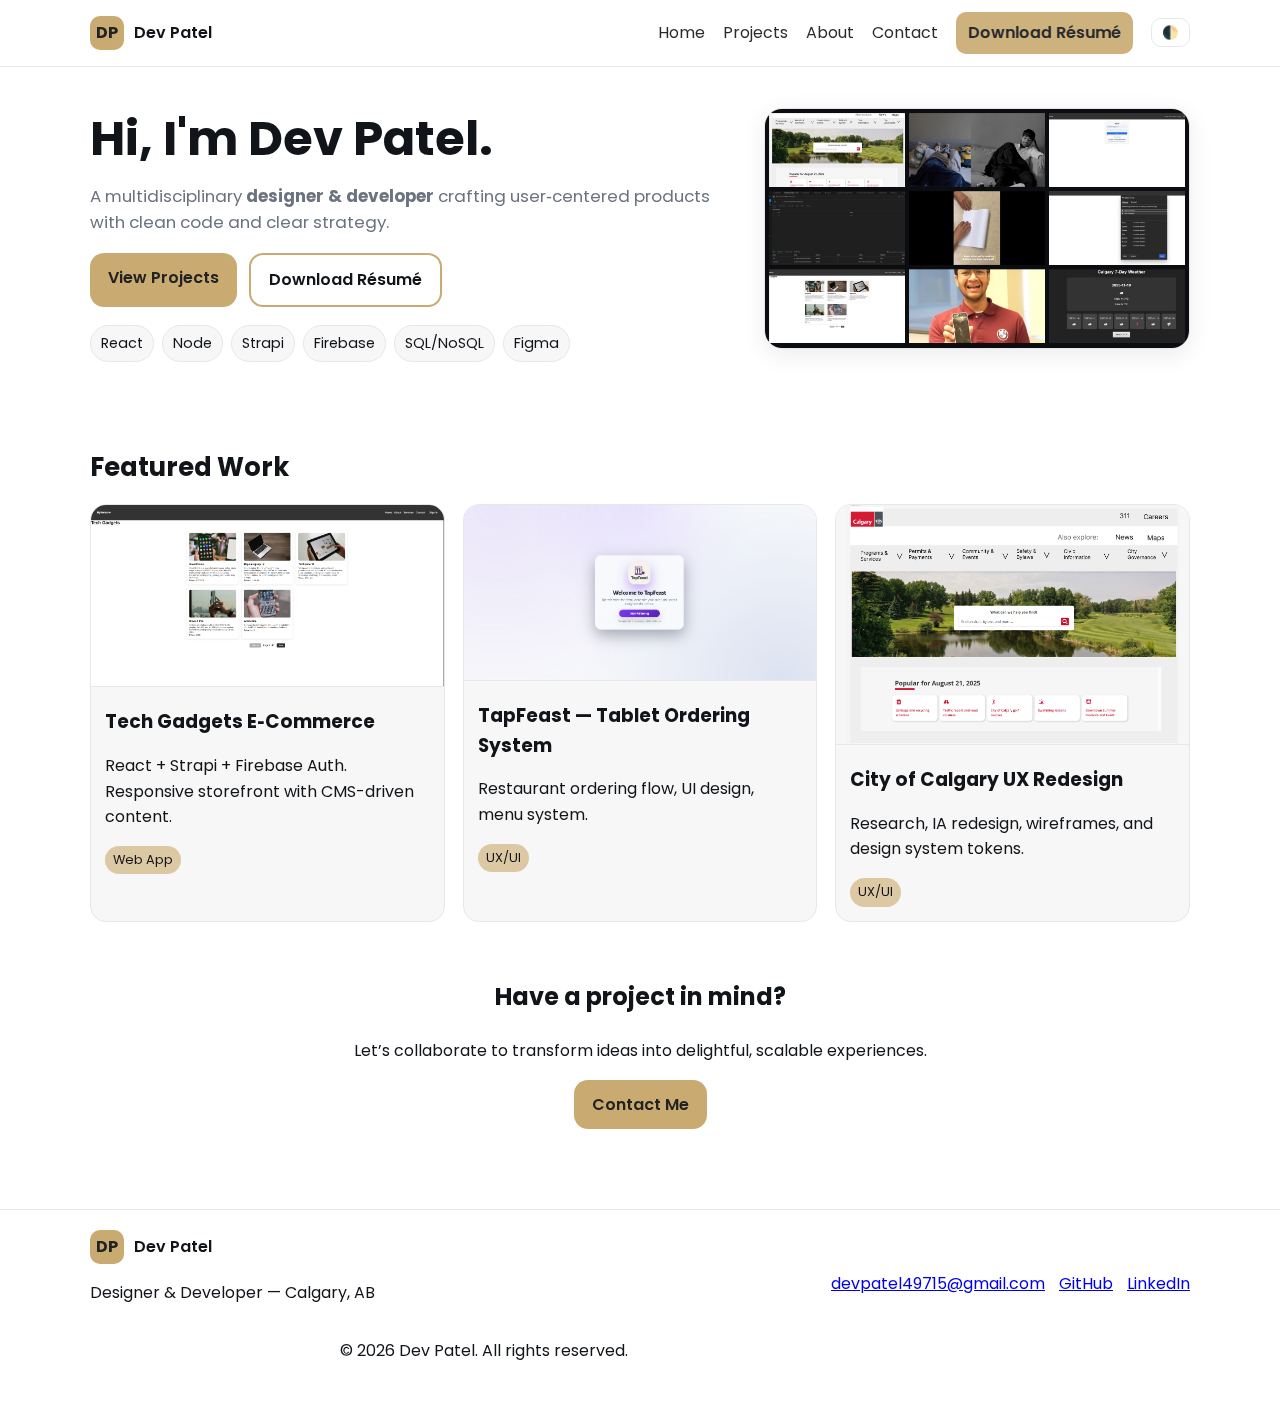
<file: index.html>
<!DOCTYPE html>
<html lang="en">
<head>
<meta charset="UTF-8" />
<meta name="viewport" content="width=device-width, initial-scale=1.0" />
<title>Dev Patel — Portfolio</title>
<link rel="preconnect" href="https://fonts.googleapis.com">
<link rel="preconnect" href="https://fonts.gstatic.com" crossorigin>
<link href="https://fonts.googleapis.com/css2?family=Poppins:wght@300;400;500;600;700&display=swap" rel="stylesheet">
<link rel="stylesheet" href="css/style.css" />
<link rel="icon" href="images/favicon.png.png" type="image/png" />
<script defer src="js/script.js"></script>

</head>
<body>
<header class="site-header">
  <div class="container header-inner">
    <a class="brand" href="index.html"><span class="brand-mark">DP</span> Dev Patel</a>
    <nav id="main-nav" class="nav">
      <a href="index.html">Home</a>
      <a href="projects.html">Projects</a>
      <a href="about.html">About</a>
      <a href="contact.html">Contact</a>
      <a href="assets/resume.pdf" download class="btn btn-sm" id="resume-link">Download Résumé</a>
      <button id="theme-toggle" class="icon-btn" aria-label="Toggle theme" title="Toggle theme">🌓</button>
    </nav>
    <button id="hamburger" class="hamburger" aria-label="Open Menu" aria-expanded="false">
      <span></span><span></span><span></span>
    </button>
  </div>
</header>

<main>
  <section class="hero container">
    <div class="hero-text">
      <h1 class="headline">Hi, I'm <span class="accent">Dev Patel</span>.</h1>
      <p class="lead">A multidisciplinary <strong>designer & developer</strong> crafting user‑centered products with clean code and clear strategy.</p>
      <div class="actions">
        <a href="projects.html" class="btn">View Projects</a>
        <a href="assets/resume.pdf" class="btn btn-outline" download id="resume-link-hero">Download Résumé</a>
      </div>
      <ul class="pill-list">
        <li>React</li><li>Node</li><li>Strapi</li><li>Firebase</li><li>SQL/NoSQL</li><li>Figma</li>
      </ul>
    </div>
    <div class="hero-card">
      <img src="images/hero collage.jpg" alt="Preview of portfolio projects" />
    </div>
  </section>

  <section class="container section">
    <h2 class="section-title">Featured Work</h2>
    <div class="cards">
      <a class="card" href="project-tech-gadgets.html">
        <img src="images/tech gadgets.png" alt="Tech Gadgets E‑Commerce" />
        <div class="card-body">
          <h3>Tech Gadgets E‑Commerce</h3>
          <p>React + Strapi + Firebase Auth. Responsive storefront with CMS-driven content.</p>
          <span class="chip">Web App</span>
        </div>
      </a>
    <a class="card" href="project-TapFeast.html" data-type="ux">
  <img src="images/TapFeast.png" alt="TapFeast Tablet Ordering System" />
  <div class="card-body">
    <h3>TapFeast — Tablet Ordering System</h3>
    <p>Restaurant ordering flow, UI design, menu system.</p>
    <span class="chip">UX/UI</span>
  </div>
</a>

      <a class="card" href="project-calgary-ux.html">
        <img src="images/city of calgary.png" alt="City of Calgary UX Redesign" />
        <div class="card-body">
          <h3>City of Calgary UX Redesign</h3>
          <p>Research, IA redesign, wireframes, and design system tokens.</p>
          <span class="chip">UX/UI</span>
        </div>
      </a>
    </div>
  </section>

  <section class="cta container">
    <h2>Have a project in mind?</h2>
    <p>Let’s collaborate to transform ideas into delightful, scalable experiences.</p>
    <a href="contact.html" class="btn">Contact Me</a>
  </section>
</main>
<footer class="site-footer">
  <div class="container footer-grid">
    <div>
      <div class="brand brand-footer"><span class="brand-mark">DP</span> Dev Patel</div>
      <p class="muted">Designer & Developer — Calgary, AB</p>
    </div>
    <div class="footer-links">
      <a href="https://gmail.com">devpatel49715@gmail.com</a>
      <a href="https://github.com/DevPatel-art" target="_blank" rel="noopener">GitHub</a>
      <a href="https://www.linkedin.com/in/dev-patel-9660b930b" target="_blank" rel="noopener">LinkedIn</a>
    </div>
  </div>
  <div class="container tiny muted">© <span id="year"></span> Dev Patel. All rights reserved.</div>
</footer>

</body>
</html>
</file>
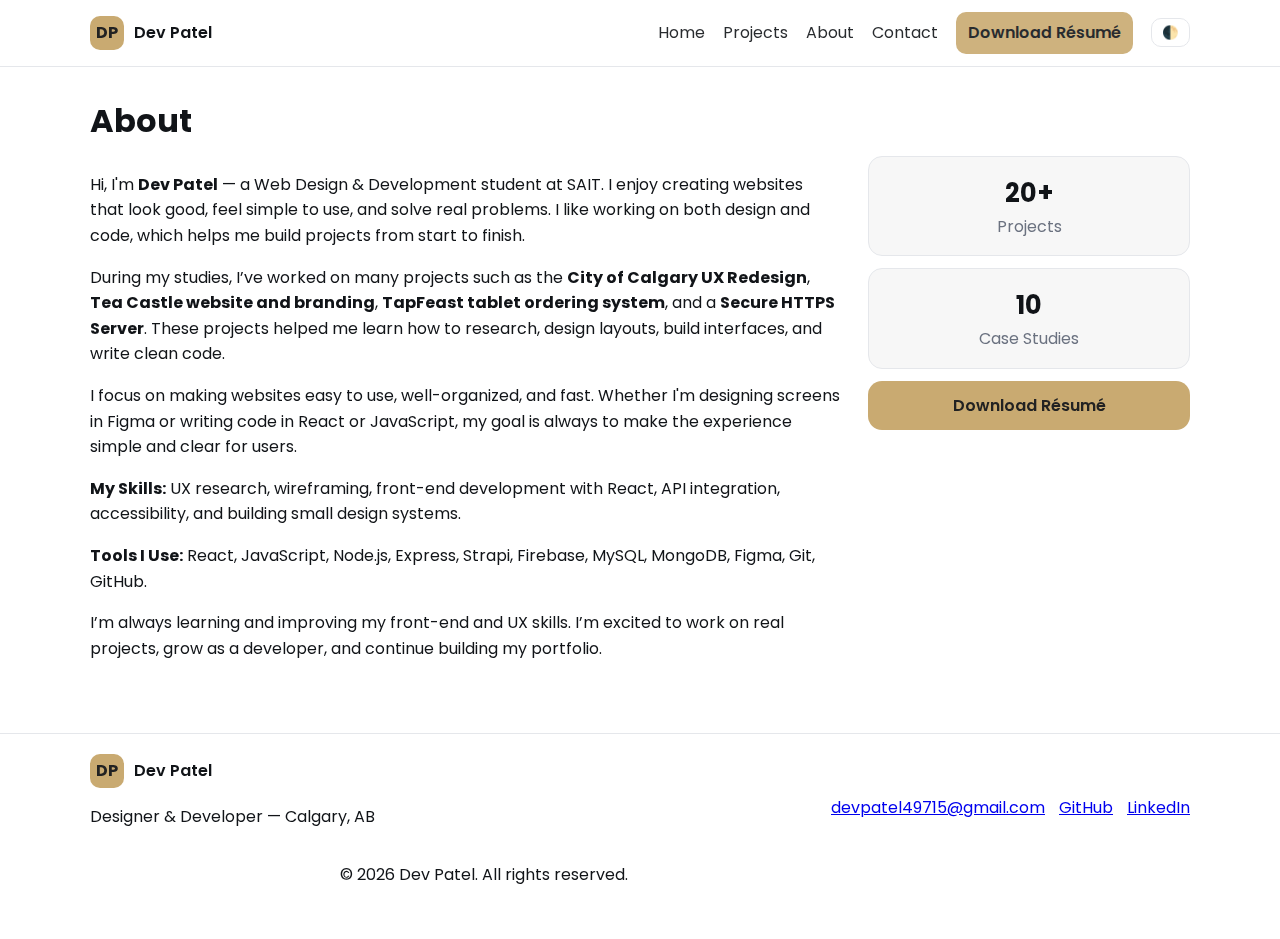
<file: about.html>
<!DOCTYPE html>
<html lang="en">
<head>
<meta charset="UTF-8" />
<meta name="viewport" content="width=device-width, initial-scale=1.0" />
<title>About — Dev Patel</title>
<link rel="preconnect" href="https://fonts.googleapis.com">
<link rel="preconnect" href="https://fonts.gstatic.com" crossorigin>
<link href="https://fonts.googleapis.com/css2?family=Poppins:wght@300;400;500;600;700&display=swap" rel="stylesheet">
<link rel="stylesheet" href="css/style.css" />
<link rel="icon" href="images/favicon.png.png" type="image/png" />
<script defer src="js/script.js"></script>
</head>
<body>
<header class="site-header">
  <div class="container header-inner">
    <a class="brand" href="index.html"><span class="brand-mark">DP</span> Dev Patel</a>
    <nav id="main-nav" class="nav">
      <a href="index.html">Home</a>
      <a href="projects.html">Projects</a>
      <a href="about.html">About</a>
      <a href="contact.html">Contact</a>
      <a href="assets/resume.pdf" download class="btn btn-sm" id="resume-link">Download Résumé</a>
      <button id="theme-toggle" class="icon-btn" aria-label="Toggle theme" title="Toggle theme">🌓</button>
    </nav>
    <button id="hamburger" class="hamburger" aria-label="Open Menu" aria-expanded="false">
      <span></span><span></span><span></span>
    </button>
  </div>
</header>

<main class="container section">
  <h1 class="page-title">About</h1>
  <div class="about-grid">
    <div>
      <p>
        Hi, I'm <strong>Dev Patel</strong> — a Web Design & Development student at SAIT. 
        I enjoy creating websites that look good, feel simple to use, and solve real problems. 
        I like working on both design and code, which helps me build projects from start to finish.
      </p>

      <p>
        During my studies, I’ve worked on many projects such as the 
        <strong>City of Calgary UX Redesign</strong>, <strong>Tea Castle website and branding</strong>, 
        <strong>TapFeast tablet ordering system</strong>, and a <strong>Secure HTTPS Server</strong>.  
        These projects helped me learn how to research, design layouts, build interfaces, and write clean code.
      </p>

      <p>
        I focus on making websites easy to use, well-organized, and fast.  
        Whether I'm designing screens in Figma or writing code in React or JavaScript, 
        my goal is always to make the experience simple and clear for users.
      </p>

      <p>
        <strong>My Skills:</strong>  
        UX research, wireframing, front-end development with React, API integration, accessibility, 
        and building small design systems.
      </p>

      <p>
        <strong>Tools I Use:</strong>  
        React, JavaScript, Node.js, Express, Strapi, Firebase, MySQL, MongoDB, Figma, Git, GitHub.
      </p>

      <p>
        I’m always learning and improving my front-end and UX skills.  
        I’m excited to work on real projects, grow as a developer, and continue building my portfolio.
      </p>
    </div>

    <aside class="about-aside">
      <div class="stat">
        <span class="stat-number">20+</span>
        <span class="stat-label">Projects</span>
      </div>
      <div class="stat">
        <span class="stat-number">10</span>
        <span class="stat-label">Case Studies</span>
      </div>
      <a class="btn btn-block" href="assets/resume.pdf" download>Download Résumé</a>
    </aside>
  </div>
</main>


<footer class="site-footer">
  <div class="container footer-grid">
    <div>
      <div class="brand brand-footer"><span class="brand-mark">DP</span> Dev Patel</div>
      <p class="muted">Designer & Developer — Calgary, AB</p>
    </div>
    <div class="footer-links">
      <a href="https://gmail.com">devpatel49715@gmail.com</a>
      <a href="https://github.com/DevPatel-art" target="_blank" rel="noopener">GitHub</a>
      <a href="https://www.linkedin.com/in/dev-patel-9660b930b" target="_blank" rel="noopener">LinkedIn</a>
    </div>
  </div>
  <div class="container tiny muted">© <span id="year"></span> Dev Patel. All rights reserved.</div>
</footer>

</body>
</html>
</file>
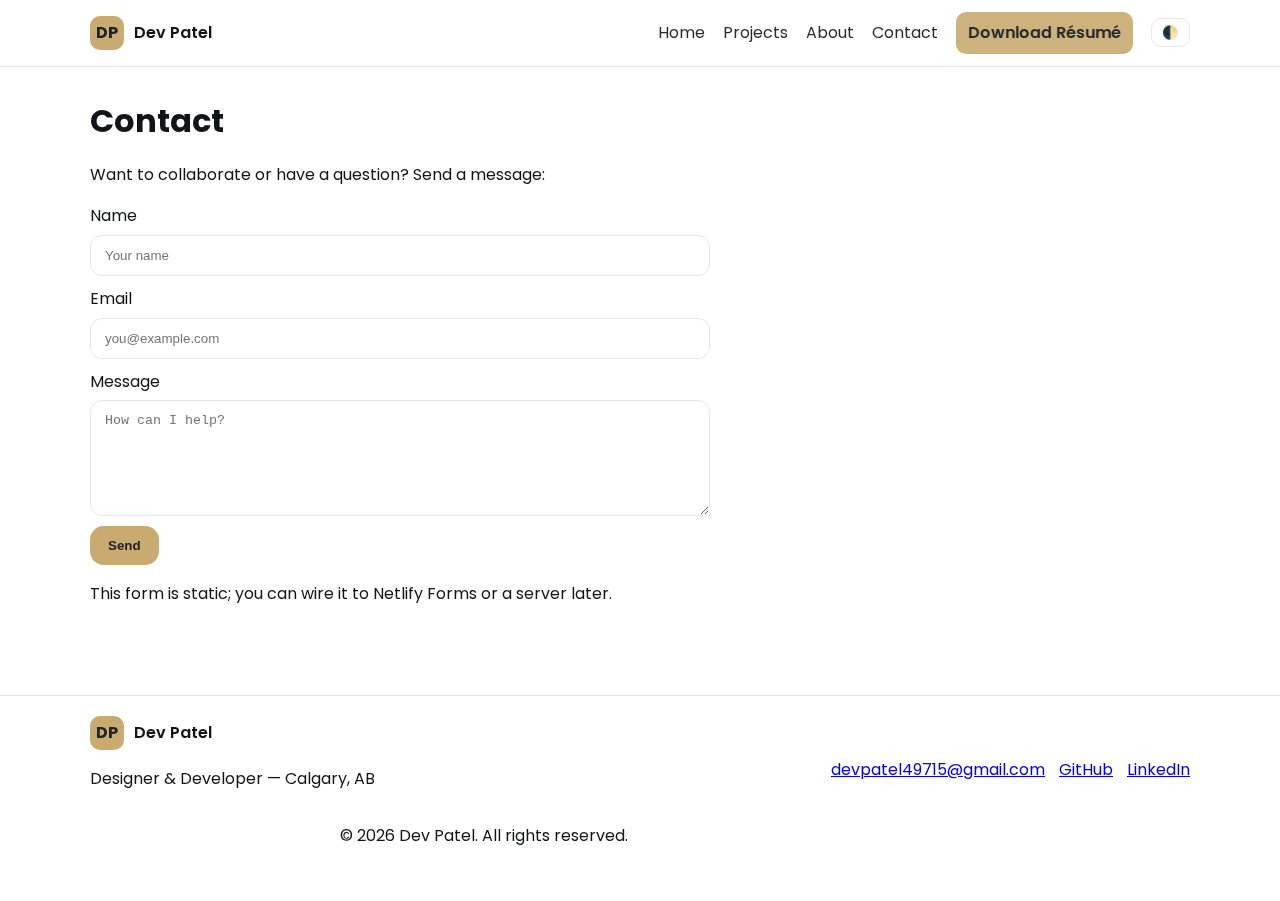
<file: contact.html>
<!DOCTYPE html>
<html lang="en">
<head>
<meta charset="UTF-8" />
<meta name="viewport" content="width=device-width, initial-scale=1.0" />
<title>Contact — Dev Patel</title>
<link rel="preconnect" href="https://fonts.googleapis.com">
<link rel="preconnect" href="https://fonts.gstatic.com" crossorigin>
<link href="https://fonts.googleapis.com/css2?family=Poppins:wght@300;400;500;600;700&display=swap" rel="stylesheet">
<link rel="stylesheet" href="css/style.css" />
<link rel="icon" href="images/favicon.png.png" type="image/png" />
<script defer src="js/script.js"></script>

</head>
<body>
<header class="site-header">
  <div class="container header-inner">
    <a class="brand" href="index.html"><span class="brand-mark">DP</span> Dev Patel</a>
    <nav id="main-nav" class="nav">
      <a href="index.html">Home</a>
      <a href="projects.html">Projects</a>
      <a href="about.html">About</a>
      <a href="contact.html">Contact</a>
      <a href="assets/resume.pdf" download class="btn btn-sm" id="resume-link">Download Résumé</a>
      <button id="theme-toggle" class="icon-btn" aria-label="Toggle theme" title="Toggle theme">🌓</button>
    </nav>
    <button id="hamburger" class="hamburger" aria-label="Open Menu" aria-expanded="false">
      <span></span><span></span><span></span>
    </button>
  </div>
</header>

<main class="container section">
  <h1 class="page-title">Contact</h1>
  <p>Want to collaborate or have a question? Send a message:</p>
  <form class="contact-form" name="contact" method="post" data-netlify="true">
    <input type="hidden" name="form-name" value="contact" />
    <div class="form-row">
      <label for="name">Name</label>
      <input id="name" name="name" type="text" required placeholder="Your name" />
    </div>
    <div class="form-row">
      <label for="email">Email</label>
      <input id="email" name="email" type="email" required placeholder="you@example.com" />
    </div>
    <div class="form-row">
      <label for="message">Message</label>
      <textarea id="message" name="message" rows="6" required placeholder="How can I help?"></textarea>
    </div>
    <button type="submit" class="btn">Send</button>
  </form>
  <p class="muted tiny">This form is static; you can wire it to Netlify Forms or a server later.</p>
</main>
<footer class="site-footer">
  <div class="container footer-grid">
    <div>
      <div class="brand brand-footer"><span class="brand-mark">DP</span> Dev Patel</div>
      <p class="muted">Designer & Developer — Calgary, AB</p>
    </div>
    <div class="footer-links">
      <a href="https://gmail.com">devpatel49715@gmail.com</a>
      <a href="https://github.com/DevPatel-art" target="_blank" rel="noopener">GitHub</a>
      <a href="https://www.linkedin.com/in/dev-patel-9660b930b" target="_blank" rel="noopener">LinkedIn</a>
    </div>
  </div>
  <div class="container tiny muted">© <span id="year"></span> Dev Patel. All rights reserved.</div>
</footer>

</body>
</html>
</file>
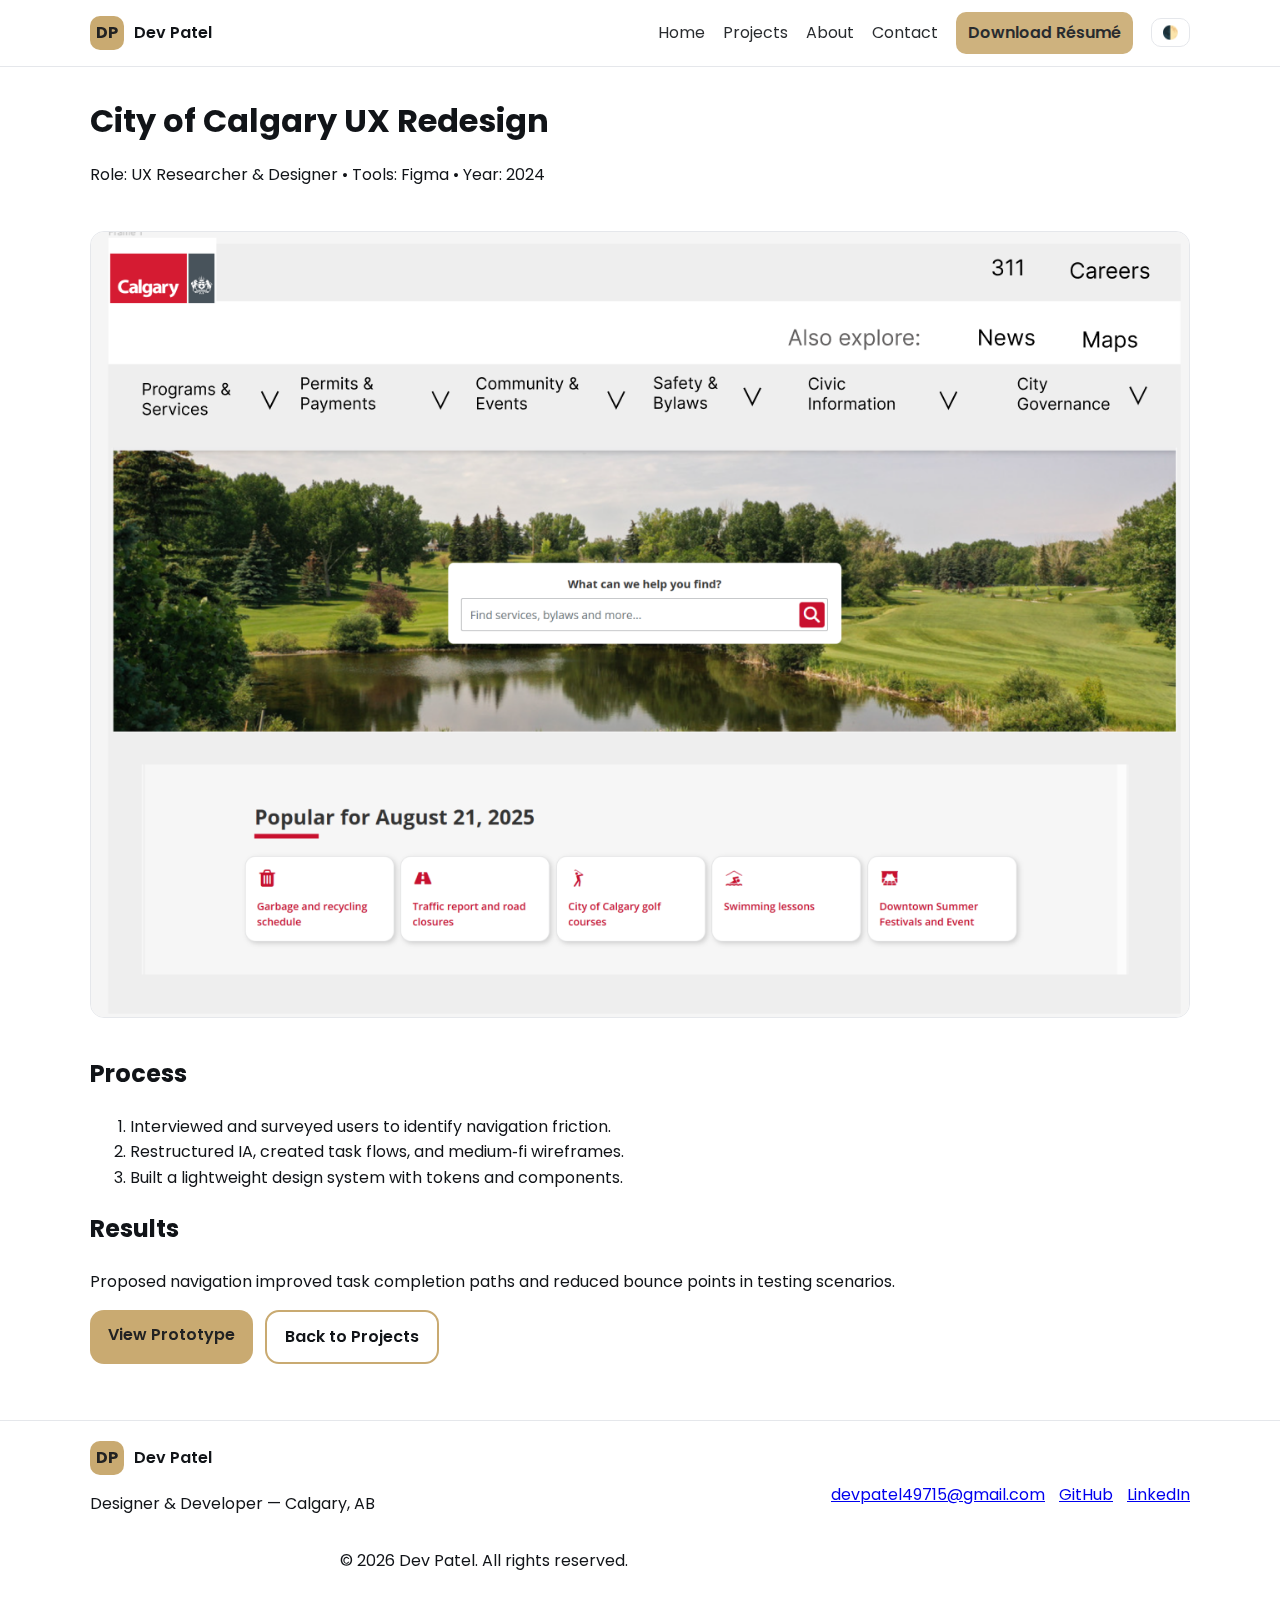
<file: project-calgary-ux.html>
<!DOCTYPE html>
<html lang="en">
<head>
<meta charset="UTF-8" />
<meta name="viewport" content="width=device-width, initial-scale=1.0" />
<title>City of Calgary UX — Case Study</title>
<link rel="preconnect" href="https://fonts.googleapis.com">
<link rel="preconnect" href="https://fonts.gstatic.com" crossorigin>
<link href="https://fonts.googleapis.com/css2?family=Poppins:wght@300;400;500;600;700&display=swap" rel="stylesheet">
<link rel="stylesheet" href="css/style.css" />
<link rel="icon" href="images/favicon.png.png" type="image/png" />
<script defer src="js/script.js"></script>

</head>
<body>
<header class="site-header">
  <div class="container header-inner">
    <a class="brand" href="index.html"><span class="brand-mark">DP</span> Dev Patel</a>
    <nav id="main-nav" class="nav">
      <a href="index.html">Home</a>
      <a href="projects.html">Projects</a>
      <a href="about.html">About</a>
      <a href="contact.html">Contact</a>
      <a href="assets/resume.pdf" download class="btn btn-sm" id="resume-link">Download Résumé</a>
      <button id="theme-toggle" class="icon-btn" aria-label="Toggle theme" title="Toggle theme">🌓</button>
    </nav>
    <button id="hamburger" class="hamburger" aria-label="Open Menu" aria-expanded="false">
      <span></span><span></span><span></span>
    </button>
  </div>
</header>

<main class="container section">
  <article class="case">
    <h1 class="page-title">City of Calgary UX Redesign</h1>
    <p class="muted">Role: UX Researcher & Designer • Tools: Figma • Year: 2024</p>
    <img class="hero-img" src="images/city of calgary.png" alt="Wireframes and components" />
    <h2>Process</h2>
    <ol>
      <li>Interviewed and surveyed users to identify navigation friction.</li>
      <li>Restructured IA, created task flows, and medium‑fi wireframes.</li>
      <li>Built a lightweight design system with tokens and components.</li>
    </ol>
    <h2>Results</h2>
    <p>Proposed navigation improved task completion paths and reduced bounce points in testing scenarios.</p>
    <div class="case-cta">
      <a class="btn" href="https://www.figma.com/design/eHfQcdF2KVzkLhEFgwD8Pk/High-Fidelity-Wireframes-UX?node-id=0-1&p=f&t=qhhAja9O2HYoZxnI-0" target="_blank" rel="noopener">View Prototype</a>
      <a class="btn btn-outline" href="projects.html">Back to Projects</a>
    </div>
  </article>
</main>
<footer class="site-footer">
  <div class="container footer-grid">
    <div>
      <div class="brand brand-footer"><span class="brand-mark">DP</span> Dev Patel</div>
      <p class="muted">Designer & Developer — Calgary, AB</p>
    </div>
    <div class="footer-links">
      <a href="https://gmail.com">devpatel49715@gmail.com</a>
      <a href="https://github.com/DevPatel-art" target="_blank" rel="noopener">GitHub</a>
      <a href="https://www.linkedin.com/in/dev-patel-9660b930b" target="_blank" rel="noopener">LinkedIn</a>
    </div>
  </div>
  <div class="container tiny muted">© <span id="year"></span> Dev Patel. All rights reserved.</div>
</footer>

</body>
</html>
</file>
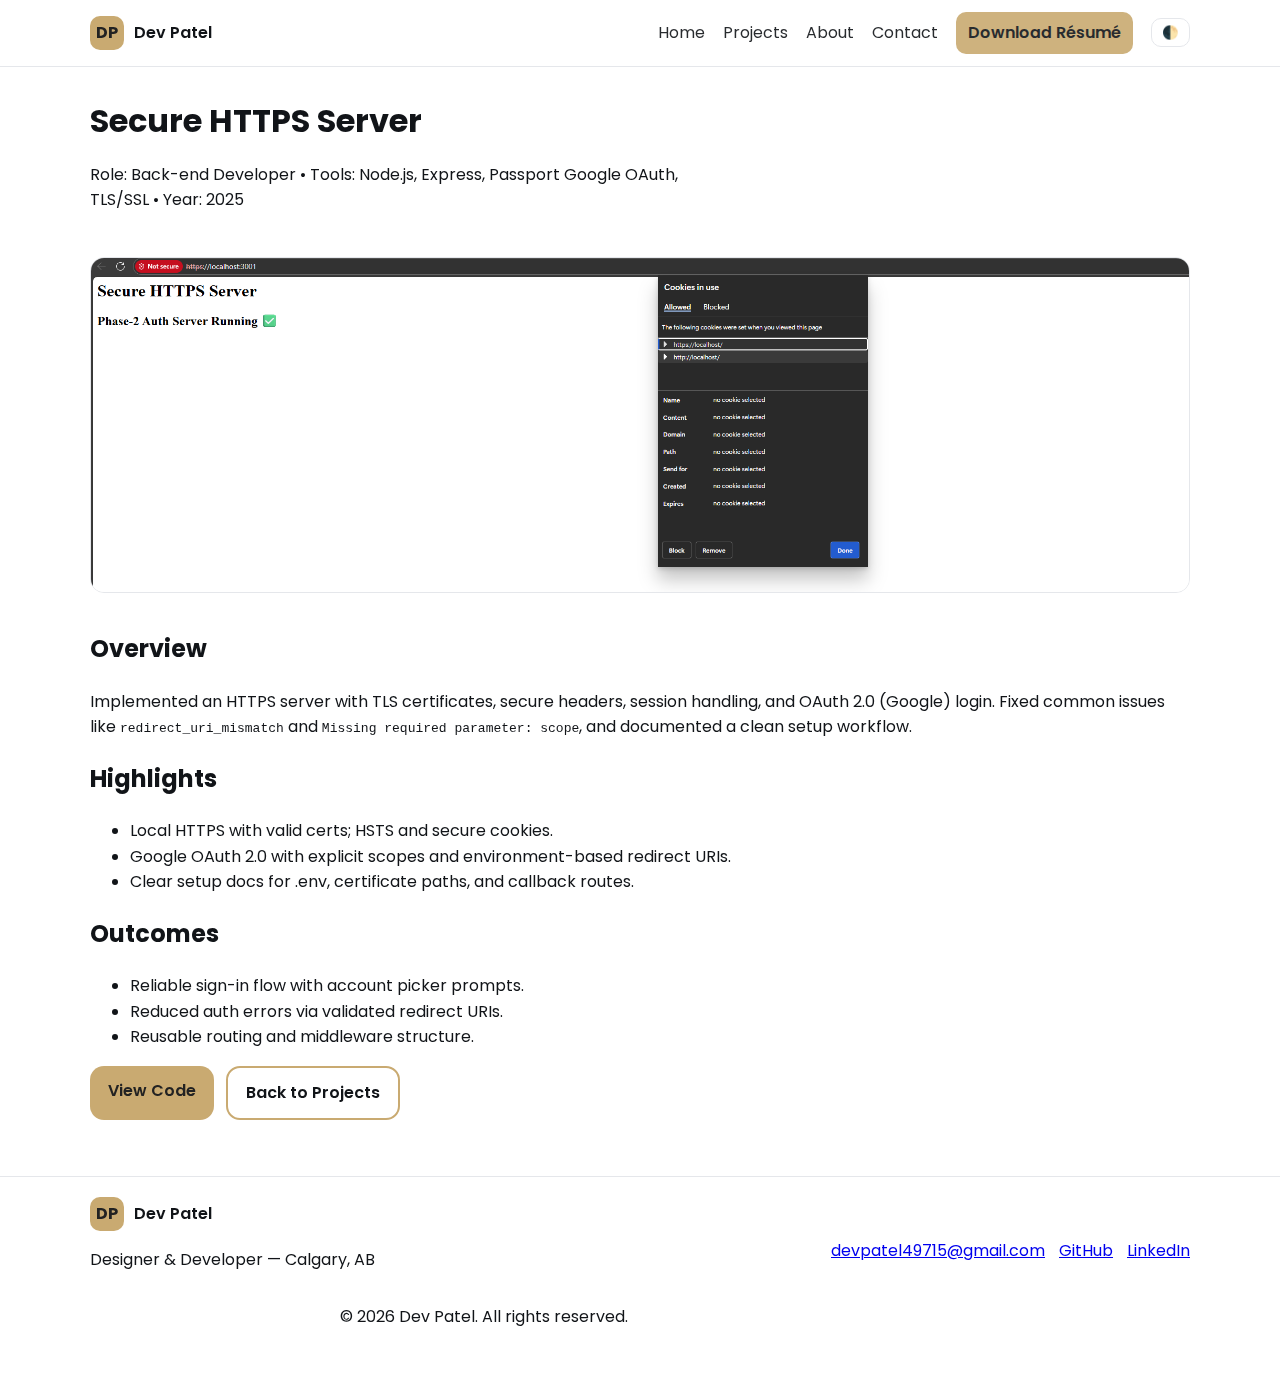
<file: project-secure-https-server.html>
<!DOCTYPE html>
<html lang="en">
<head>
<meta charset="UTF-8" />
<meta name="viewport" content="width=device-width, initial-scale=1.0" />
<title>Secure HTTPS Server — Case Study</title>
<link rel="preconnect" href="https://fonts.googleapis.com">
<link rel="preconnect" href="https://fonts.gstatic.com" crossorigin>
<link href="https://fonts.googleapis.com/css2?family=Poppins:wght@300;400;500;600;700&display=swap" rel="stylesheet">
<link rel="stylesheet" href="css/style.css" />
<link rel="icon" href="images/favicon.png.png" type="image/png" />
<script defer src="js/script.js"></script>
</head>
<body>
<header class="site-header">
  <div class="container header-inner">
    <a class="brand" href="index.html"><span class="brand-mark">DP</span> Dev Patel</a>
    <nav id="main-nav" class="nav">
      <a href="index.html">Home</a>
      <a href="projects.html">Projects</a>
      <a href="about.html">About</a>
      <a href="contact.html">Contact</a>
      <a href="assets/resume.pdf" download class="btn btn-sm" id="resume-link">Download Résumé</a>
      <button id="theme-toggle" class="icon-btn" aria-label="Toggle theme" title="Toggle theme">🌓</button>
    </nav>
    <button id="hamburger" class="hamburger" aria-label="Open Menu" aria-expanded="false">
      <span></span><span></span><span></span>
    </button>
  </div>
</header>

<main class="container section">
  <article class="case">
    <h1 class="page-title">Secure HTTPS Server</h1>
    <p class="muted">Role: Back-end Developer • Tools: Node.js, Express, Passport Google OAuth, TLS/SSL • Year: 2025</p>
    <img class="hero-img" src="images/Secure Server.png" alt="Secure HTTPS server with Google OAuth flow" />
    <h2>Overview</h2>
    <p>Implemented an HTTPS server with TLS certificates, secure headers, session handling, and OAuth 2.0 (Google) login. Fixed common issues like <code>redirect_uri_mismatch</code> and <code>Missing required parameter: scope</code>, and documented a clean setup workflow.</p>

    <h2>Highlights</h2>
    <ul>
      <li>Local HTTPS with valid certs; HSTS and secure cookies.</li>
      <li>Google OAuth 2.0 with explicit scopes and environment-based redirect URIs.</li>
      <li>Clear setup docs for .env, certificate paths, and callback routes.</li>
    </ul>

    <h2>Outcomes</h2>
    <ul>
      <li>Reliable sign-in flow with account picker prompts.</li>
      <li>Reduced auth errors via validated redirect URIs.</li>
      <li>Reusable routing and middleware structure.</li>
    </ul>

    <div class="case-cta">
      <a class="btn" href="https://github.com/devpatel-art/secure-https-server" target="_blank" rel="noopener">View Code</a>
      <a class="btn btn-outline" href="projects.html">Back to Projects</a>
    </div>
  </article>
</main>

<footer class="site-footer">
  <div class="container footer-grid">
    <div><div class="brand brand-footer"><span class="brand-mark">DP</span> Dev Patel</div>
      <p class="muted">Designer & Developer — Calgary, AB</p></div>
    <div class="footer-links">
       <a href="https://gmail.com">devpatel49715@gmail.com</a>
      <a href="https://github.com/DevPatel-art" target="_blank" rel="noopener">GitHub</a>
      <a href="https://www.linkedin.com/in/dev-patel-9660b930b" target="_blank" rel="noopener">LinkedIn</a>
    </div>
  </div>
  <div class="container tiny muted">© <span id="year"></span> Dev Patel. All rights reserved.</div>
</footer>
</body>
</html>
</file>
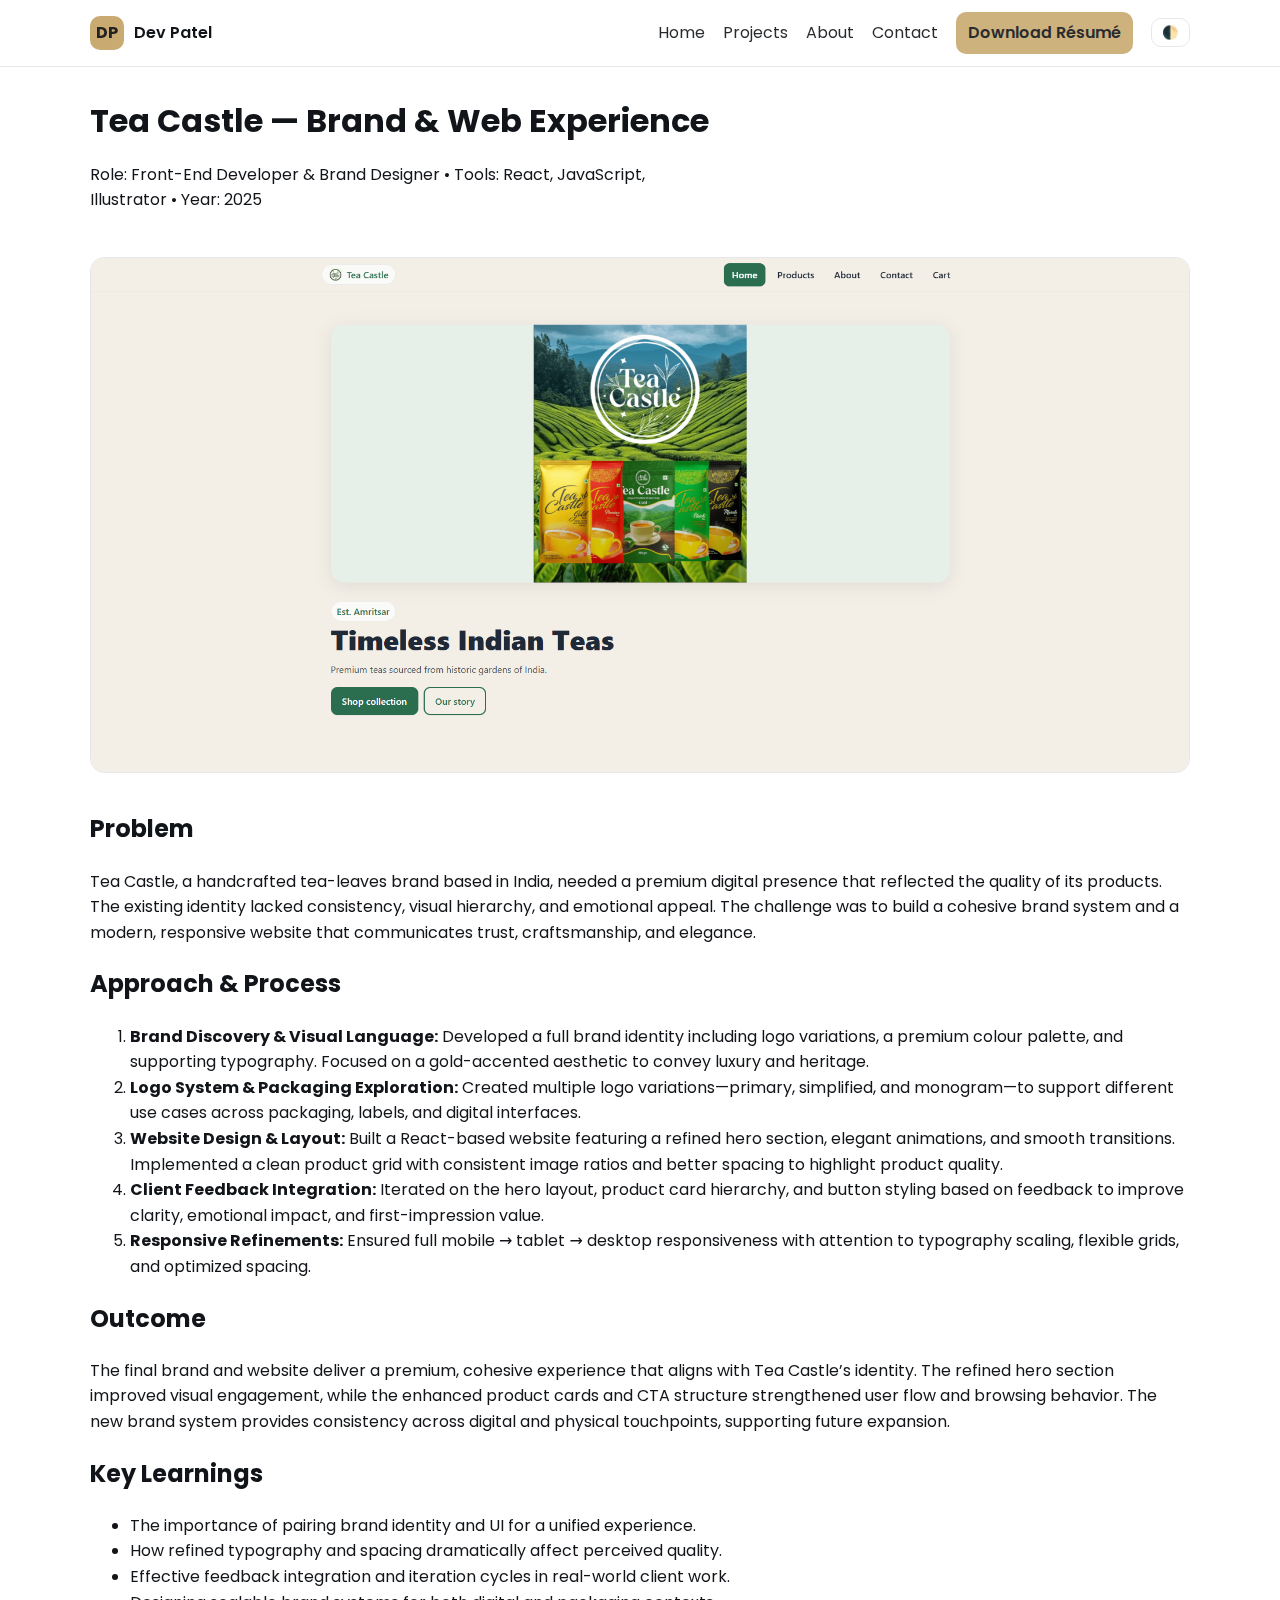
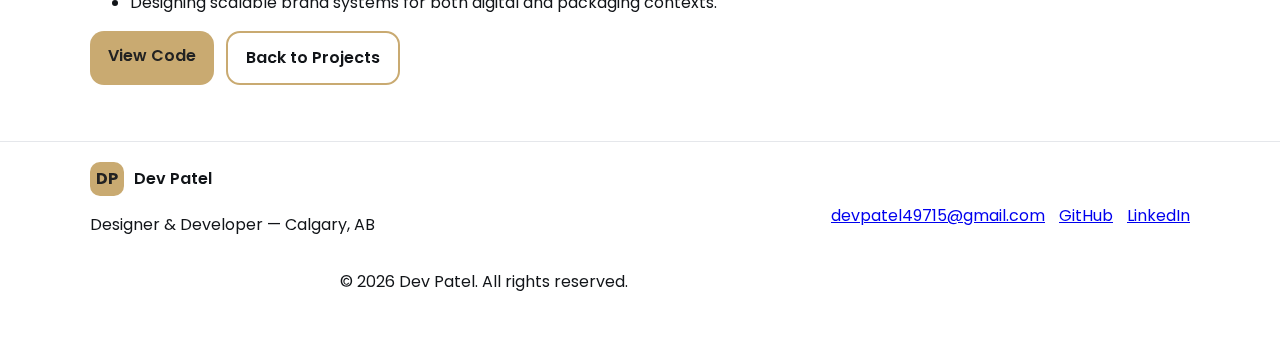
<file: project-tea-castle.html>
<!DOCTYPE html>
<html lang="en">
<head>
<meta charset="UTF-8" />
<meta name="viewport" content="width=device-width, initial-scale=1.0" />
<title>Weather Widget — Case Study</title>
<link rel="preconnect" href="https://fonts.googleapis.com">
<link rel="preconnect" href="https://fonts.gstatic.com" crossorigin>
<link href="https://fonts.googleapis.com/css2?family=Poppins:wght@300;400;500;600;700&display=swap" rel="stylesheet">
<link rel="stylesheet" href="css/style.css" />
<link rel="icon" href="images/favicon.png.png" type="image/png" />
<script defer src="js/script.js"></script>

</head>
<body>
<header class="site-header">
  <div class="container header-inner">
    <a class="brand" href="index.html"><span class="brand-mark">DP</span> Dev Patel</a>
    <nav id="main-nav" class="nav">
      <a href="index.html">Home</a>
      <a href="projects.html">Projects</a>
      <a href="about.html">About</a>
      <a href="contact.html">Contact</a>
      <a href="assets/resume.pdf" download class="btn btn-sm" id="resume-link">Download Résumé</a>
      <button id="theme-toggle" class="icon-btn" aria-label="Toggle theme" title="Toggle theme">🌓</button>
    </nav>
    <button id="hamburger" class="hamburger" aria-label="Open Menu" aria-expanded="false">
      <span></span><span></span><span></span>
    </button>
  </div>
</header>

<main class="container section">
<article class="case">
  <h1 class="page-title">Tea Castle — Brand & Web Experience</h1>
  <p class="muted">Role: Front-End Developer & Brand Designer • Tools: React, JavaScript, Illustrator • Year: 2025</p>

  <img class="hero-img" src="images/tea castle.png" alt="Tea Castle website and branding" />

  <h2>Problem</h2>
  <p>
    Tea Castle, a handcrafted tea-leaves brand based in India, needed a premium digital presence that reflected 
    the quality of its products. The existing identity lacked consistency, visual hierarchy, and emotional appeal.
    The challenge was to build a cohesive brand system and a modern, responsive website that communicates trust, 
    craftsmanship, and elegance.
  </p>

  <h2>Approach & Process</h2>
  <ol>
    <li>
      <strong>Brand Discovery & Visual Language:</strong>  
      Developed a full brand identity including logo variations, a premium colour palette, and supporting
      typography. Focused on a gold-accented aesthetic to convey luxury and heritage.
    </li>

    <li>
      <strong>Logo System & Packaging Exploration:</strong>  
      Created multiple logo variations—primary, simplified, and monogram—to support different use cases
      across packaging, labels, and digital interfaces.
    </li>

    <li>
      <strong>Website Design & Layout:</strong>  
      Built a React-based website featuring a refined hero section, elegant animations, and smooth transitions.
      Implemented a clean product grid with consistent image ratios and better spacing to highlight product quality.
    </li>

    <li>
      <strong>Client Feedback Integration:</strong>  
      Iterated on the hero layout, product card hierarchy, and button styling based on feedback to improve clarity,
      emotional impact, and first-impression value.
    </li>

    <li>
      <strong>Responsive Refinements:</strong>  
      Ensured full mobile → tablet → desktop responsiveness with attention to typography scaling, 
      flexible grids, and optimized spacing.
    </li>
  </ol>

  <h2>Outcome</h2>
  <p>
    The final brand and website deliver a premium, cohesive experience that aligns with Tea Castle’s identity.
    The refined hero section improved visual engagement, while the enhanced product cards and CTA structure
    strengthened user flow and browsing behavior. The new brand system provides consistency across digital
    and physical touchpoints, supporting future expansion.
  </p>

  <h2>Key Learnings</h2>
  <ul>
    <li>The importance of pairing brand identity and UI for a unified experience.</li>
    <li>How refined typography and spacing dramatically affect perceived quality.</li>
    <li>Effective feedback integration and iteration cycles in real-world client work.</li>
    <li>Designing scalable brand systems for both digital and packaging contexts.</li>
  </ul>

  <div class="case-cta">
    <a class="btn" href="https://github.com/DevPatel-art/tea-castle" target="_blank" rel="noopener">View Code</a>
    <a class="btn btn-outline" href="projects.html">Back to Projects</a>
  </div>
</article>

</main>
<footer class="site-footer">
  <div class="container footer-grid">
    <div>
      <div class="brand brand-footer"><span class="brand-mark">DP</span> Dev Patel</div>
      <p class="muted">Designer & Developer — Calgary, AB</p>
    </div>
    <div class="footer-links">
      <a href="https://gmail.com">devpatel49715@gmail.com</a>
      <a href="https://github.com/DevPatel-art" target="_blank" rel="noopener">GitHub</a>
      <a href="https://www.linkedin.com/in/dev-patel-9660b930b" target="_blank" rel="noopener">LinkedIn</a>
    </div>
  </div>
  <div class="container tiny muted">© <span id="year"></span> Dev Patel. All rights reserved.</div>
</footer>

</body>
</html>
</file>
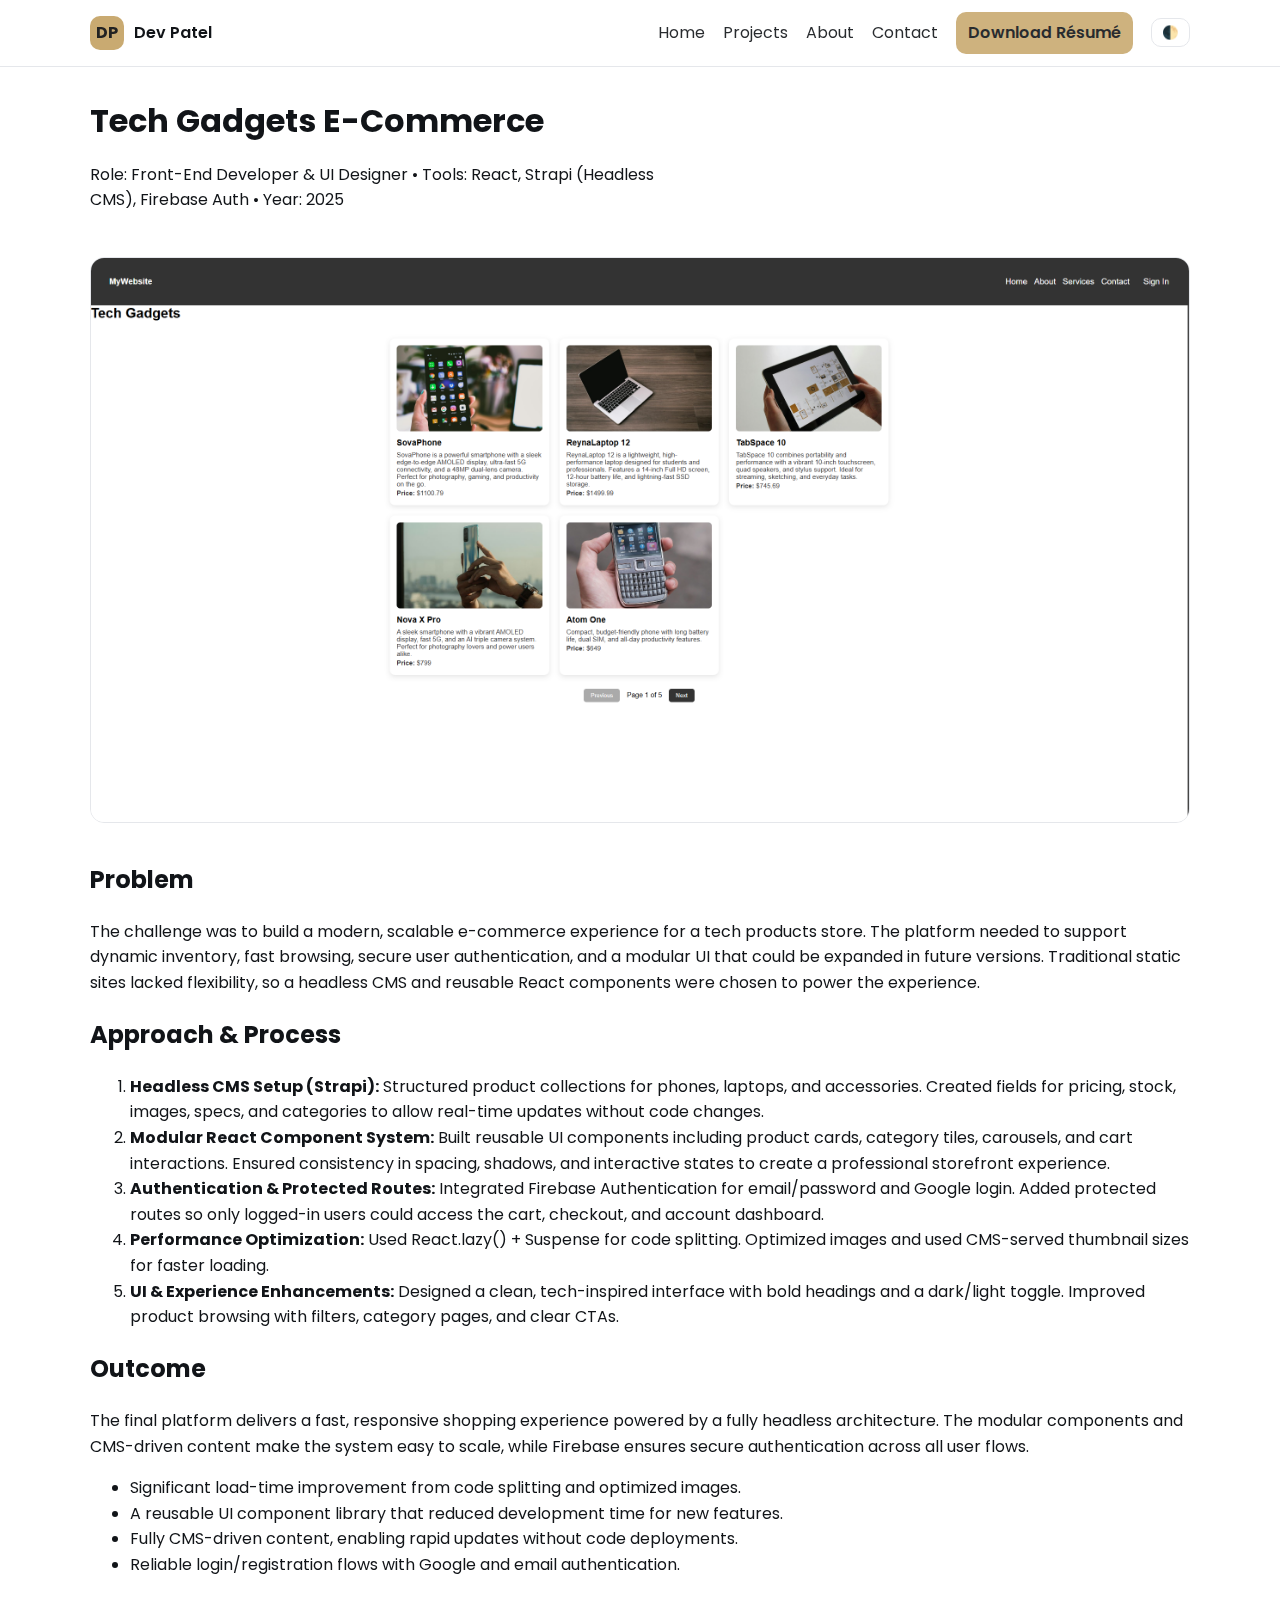
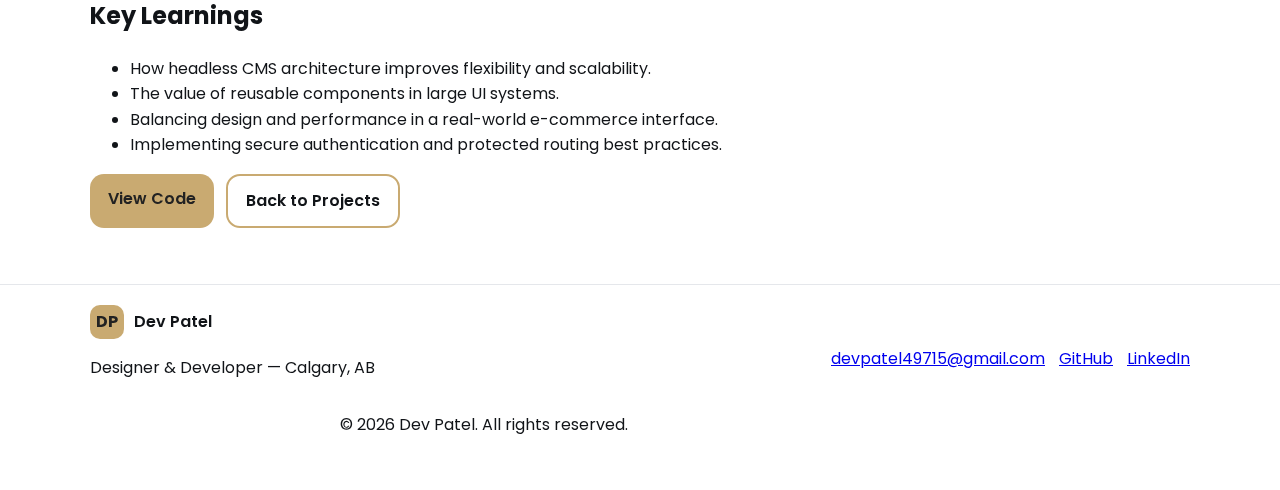
<file: project-tech-gadgets.html>
<!DOCTYPE html>
<html lang="en">
<head>
<meta charset="UTF-8" />
<meta name="viewport" content="width=device-width, initial-scale=1.0" />
<title>Tech Gadgets E‑Commerce — Case Study</title>
<link rel="preconnect" href="https://fonts.googleapis.com">
<link rel="preconnect" href="https://fonts.gstatic.com" crossorigin>
<link href="https://fonts.googleapis.com/css2?family=Poppins:wght@300;400;500;600;700&display=swap" rel="stylesheet">
<link rel="stylesheet" href="css/style.css" />
<link rel="icon" href="images/favicon.png.png" type="image/png" />
<script defer src="js/script.js"></script>

</head>
<body>
<header class="site-header">
  <div class="container header-inner">
    <a class="brand" href="index.html"><span class="brand-mark">DP</span> Dev Patel</a>
    <nav id="main-nav" class="nav">
      <a href="index.html">Home</a>
      <a href="projects.html">Projects</a>
      <a href="about.html">About</a>
      <a href="contact.html">Contact</a>
      <a href="assets/resume.pdf" download class="btn btn-sm" id="resume-link">Download Résumé</a>
      <button id="theme-toggle" class="icon-btn" aria-label="Toggle theme" title="Toggle theme">🌓</button>
    </nav>
    <button id="hamburger" class="hamburger" aria-label="Open Menu" aria-expanded="false">
      <span></span><span></span><span></span>
    </button>
  </div>
</header>

<main class="container section">
<article class="case">
  <h1 class="page-title">Tech Gadgets E-Commerce</h1>
  <p class="muted">Role: Front-End Developer & UI Designer • Tools: React, Strapi (Headless CMS), Firebase Auth • Year: 2025</p>

  <img class="hero-img" src="images/tech gadgets.png" alt="Tech Gadgets storefront" />

  <h2>Problem</h2>
  <p>
    The challenge was to build a modern, scalable e-commerce experience for a tech products store. 
    The platform needed to support dynamic inventory, fast browsing, secure user authentication, and 
    a modular UI that could be expanded in future versions. Traditional static sites lacked flexibility, 
    so a headless CMS and reusable React components were chosen to power the experience.
  </p>

  <h2>Approach & Process</h2>
  <ol>
    <li>
      <strong>Headless CMS Setup (Strapi):</strong>  
      Structured product collections for phones, laptops, and accessories.  
      Created fields for pricing, stock, images, specs, and categories to allow real-time updates without code changes.
    </li>

    <li>
      <strong>Modular React Component System:</strong>  
      Built reusable UI components including product cards, category tiles, carousels, and cart interactions.  
      Ensured consistency in spacing, shadows, and interactive states to create a professional storefront experience.
    </li>

    <li>
      <strong>Authentication & Protected Routes:</strong>  
      Integrated Firebase Authentication for email/password and Google login.  
      Added protected routes so only logged-in users could access the cart, checkout, and account dashboard.
    </li>

    <li>
      <strong>Performance Optimization:</strong>  
      Used React.lazy() + Suspense for code splitting.  
      Optimized images and used CMS-served thumbnail sizes for faster loading.
    </li>

    <li>
      <strong>UI & Experience Enhancements:</strong>  
      Designed a clean, tech-inspired interface with bold headings and a dark/light toggle.  
      Improved product browsing with filters, category pages, and clear CTAs.
    </li>
  </ol>

  <h2>Outcome</h2>
  <p>
    The final platform delivers a fast, responsive shopping experience powered by a fully headless architecture.
    The modular components and CMS-driven content make the system easy to scale, while Firebase ensures secure
    authentication across all user flows.
  </p>

  <ul>
    <li> Significant load-time improvement from code splitting and optimized images.</li>
    <li> A reusable UI component library that reduced development time for new features.</li>
    <li> Fully CMS-driven content, enabling rapid updates without code deployments.</li>
    <li> Reliable login/registration flows with Google and email authentication.</li>
  </ul>

  <h2>Key Learnings</h2>
  <ul>
    <li>How headless CMS architecture improves flexibility and scalability.</li>
    <li>The value of reusable components in large UI systems.</li>
    <li>Balancing design and performance in a real-world e-commerce interface.</li>
    <li>Implementing secure authentication and protected routing best practices.</li>
  </ul>

  <div class="case-cta">
    <a class="btn" href="https://github.com/DevPatel-art/website-project" target="_blank" rel="noopener">View Code</a>
    <a class="btn btn-outline" href="projects.html">Back to Projects</a>
  </div>
</article>

</main>
<footer class="site-footer">
  <div class="container footer-grid">
    <div>
      <div class="brand brand-footer"><span class="brand-mark">DP</span> Dev Patel</div>
      <p class="muted">Designer & Developer — Calgary, AB</p>
    </div>
    <div class="footer-links">
      <a href="https://gmail.com">devpatel49715@gmail.com</a>
      <a href="https://github.com/DevPatel-art" target="_blank" rel="noopener">GitHub</a>
      <a href="https://www.linkedin.com/in/dev-patel-9660b930b" target="_blank" rel="noopener">LinkedIn</a>
    </div>
  </div>
  <div class="container tiny muted">© <span id="year"></span> Dev Patel. All rights reserved.</div>
</footer>

</body>
</html>
</file>
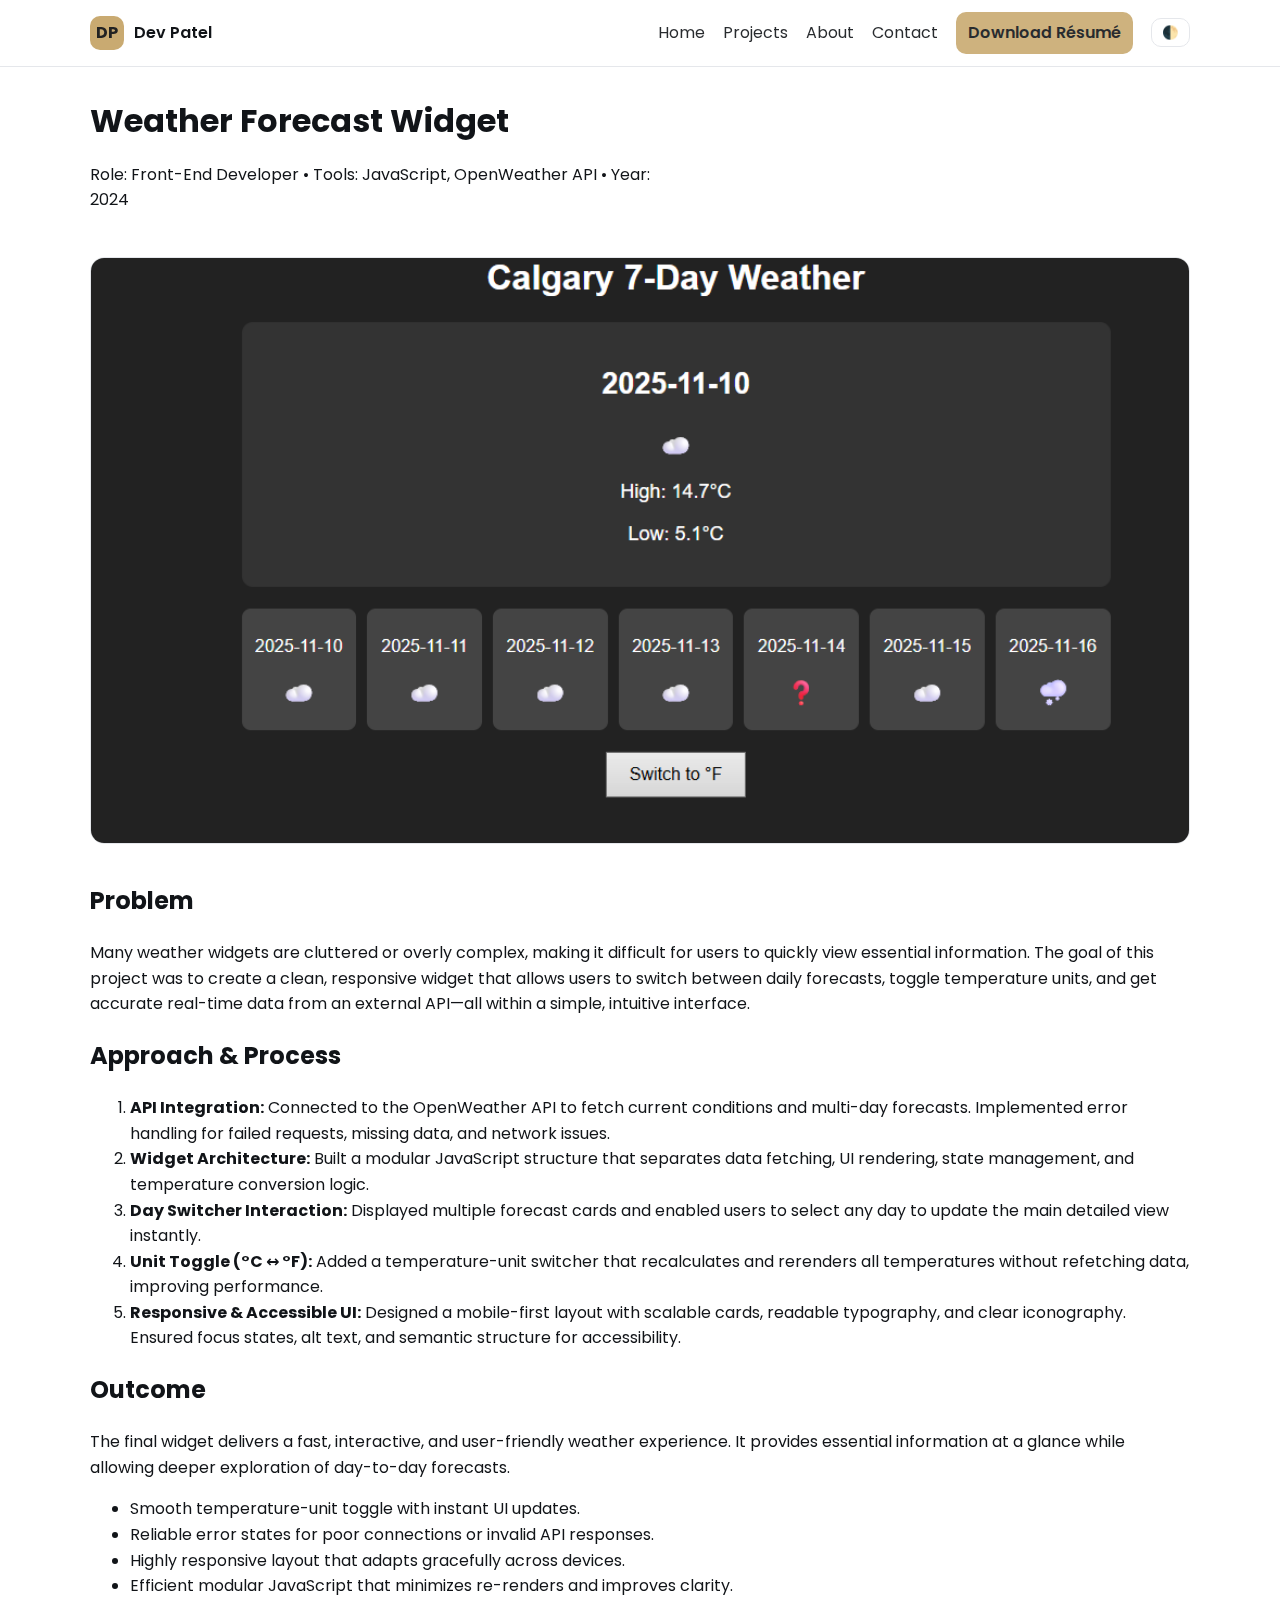
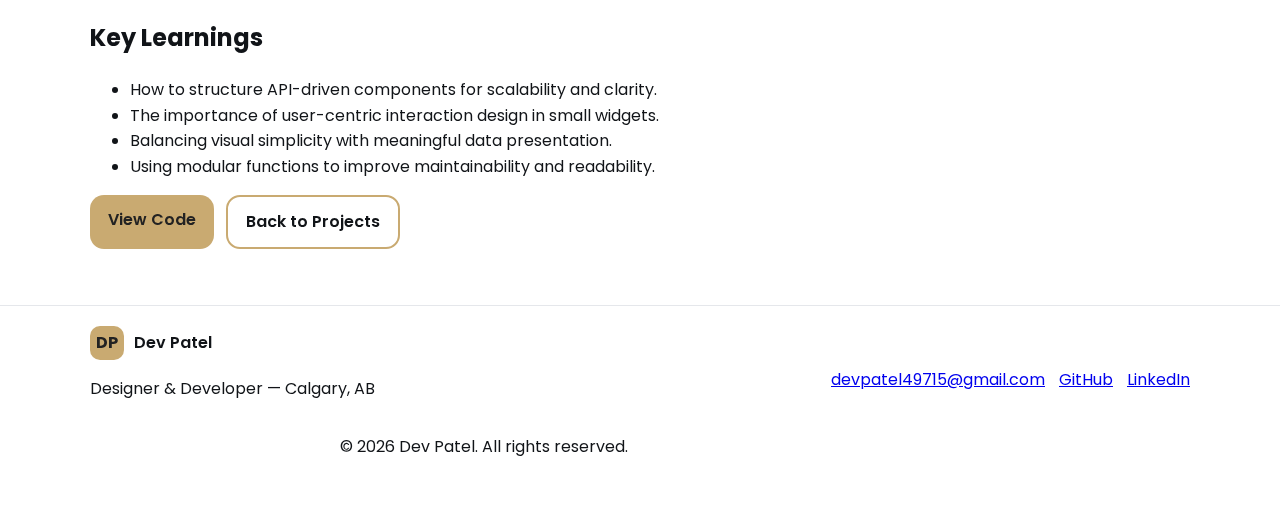
<file: project-weather-widget.html>
<!DOCTYPE html>
<html lang="en">
<head>
<meta charset="UTF-8" />
<meta name="viewport" content="width=device-width, initial-scale=1.0" />
<title>Weather Widget — Case Study</title>
<link rel="preconnect" href="https://fonts.googleapis.com">
<link rel="preconnect" href="https://fonts.gstatic.com" crossorigin>
<link href="https://fonts.googleapis.com/css2?family=Poppins:wght@300;400;500;600;700&display=swap" rel="stylesheet">
<link rel="stylesheet" href="css/style.css" />
<link rel="icon" href="images/favicon.png.png" type="image/png" />
<script defer src="js/script.js"></script>

</head>
<body>
<header class="site-header">
  <div class="container header-inner">
    <a class="brand" href="index.html"><span class="brand-mark">DP</span> Dev Patel</a>
    <nav id="main-nav" class="nav">
      <a href="index.html">Home</a>
      <a href="projects.html">Projects</a>
      <a href="about.html">About</a>
      <a href="contact.html">Contact</a>
      <a href="assets/resume.pdf" download class="btn btn-sm" id="resume-link">Download Résumé</a>
      <button id="theme-toggle" class="icon-btn" aria-label="Toggle theme" title="Toggle theme">🌓</button>
    </nav>
    <button id="hamburger" class="hamburger" aria-label="Open Menu" aria-expanded="false">
      <span></span><span></span><span></span>
    </button>
  </div>
</header>

<main class="container section">
<article class="case">
  <h1 class="page-title">Weather Forecast Widget</h1>
  <p class="muted">Role: Front-End Developer • Tools: JavaScript, OpenWeather API • Year: 2024</p>

  <img class="hero-img" src="images/weather widget.png" alt="Weather widget UI" />

  <h2>Problem</h2>
  <p>
    Many weather widgets are cluttered or overly complex, making it difficult for users to quickly view 
    essential information. The goal of this project was to create a clean, responsive widget that allows 
    users to switch between daily forecasts, toggle temperature units, and get accurate real-time data from 
    an external API—all within a simple, intuitive interface.
  </p>

  <h2>Approach & Process</h2>
  <ol>
    <li>
      <strong>API Integration:</strong>  
      Connected to the OpenWeather API to fetch current conditions and multi-day forecasts.  
      Implemented error handling for failed requests, missing data, and network issues.
    </li>

    <li>
      <strong>Widget Architecture:</strong>  
      Built a modular JavaScript structure that separates data fetching, UI rendering, state management, 
      and temperature conversion logic.
    </li>

    <li>
      <strong>Day Switcher Interaction:</strong>  
      Displayed multiple forecast cards and enabled users to select any day to update the main detailed 
      view instantly.
    </li>

    <li>
      <strong>Unit Toggle (°C ↔ °F):</strong>  
      Added a temperature-unit switcher that recalculates and rerenders all temperatures without refetching 
      data, improving performance.
    </li>

    <li>
      <strong>Responsive & Accessible UI:</strong>  
      Designed a mobile-first layout with scalable cards, readable typography, and clear iconography.  
      Ensured focus states, alt text, and semantic structure for accessibility.
    </li>
  </ol>

  <h2>Outcome</h2>
  <p>
    The final widget delivers a fast, interactive, and user-friendly weather experience. It provides 
    essential information at a glance while allowing deeper exploration of day-to-day forecasts.
  </p>

  <ul>
    <li> Smooth temperature-unit toggle with instant UI updates.</li>
    <li> Reliable error states for poor connections or invalid API responses.</li>
    <li> Highly responsive layout that adapts gracefully across devices.</li>
    <li> Efficient modular JavaScript that minimizes re-renders and improves clarity.</li>
  </ul>

  <h2>Key Learnings</h2>
  <ul>
    <li>How to structure API-driven components for scalability and clarity.</li>
    <li>The importance of user-centric interaction design in small widgets.</li>
    <li>Balancing visual simplicity with meaningful data presentation.</li>
    <li>Using modular functions to improve maintainability and readability.</li>
  </ul>

  <div class="case-cta">
    <a class="btn" href="https://github.com/DevPatel-art/weather-forecast" target="_blank" rel="noopener">View Code</a>
    <a class="btn btn-outline" href="projects.html">Back to Projects</a>
  </div>
</article>

</main>
<footer class="site-footer">
  <div class="container footer-grid">
    <div>
      <div class="brand brand-footer"><span class="brand-mark">DP</span> Dev Patel</div>
      <p class="muted">Designer & Developer — Calgary, AB</p>
    </div>
    <div class="footer-links">
      <a href="https://gmail.com">devpatel49715@gmail.com</a>
      <a href="https://github.com/DevPatel-art" target="_blank" rel="noopener">GitHub</a>
      <a href="https://www.linkedin.com/in/dev-patel-9660b930b" target="_blank" rel="noopener">LinkedIn</a>
    </div>
  </div>
  <div class="container tiny muted">© <span id="year"></span> Dev Patel. All rights reserved.</div>
</footer>

</body>
</html>
</file>
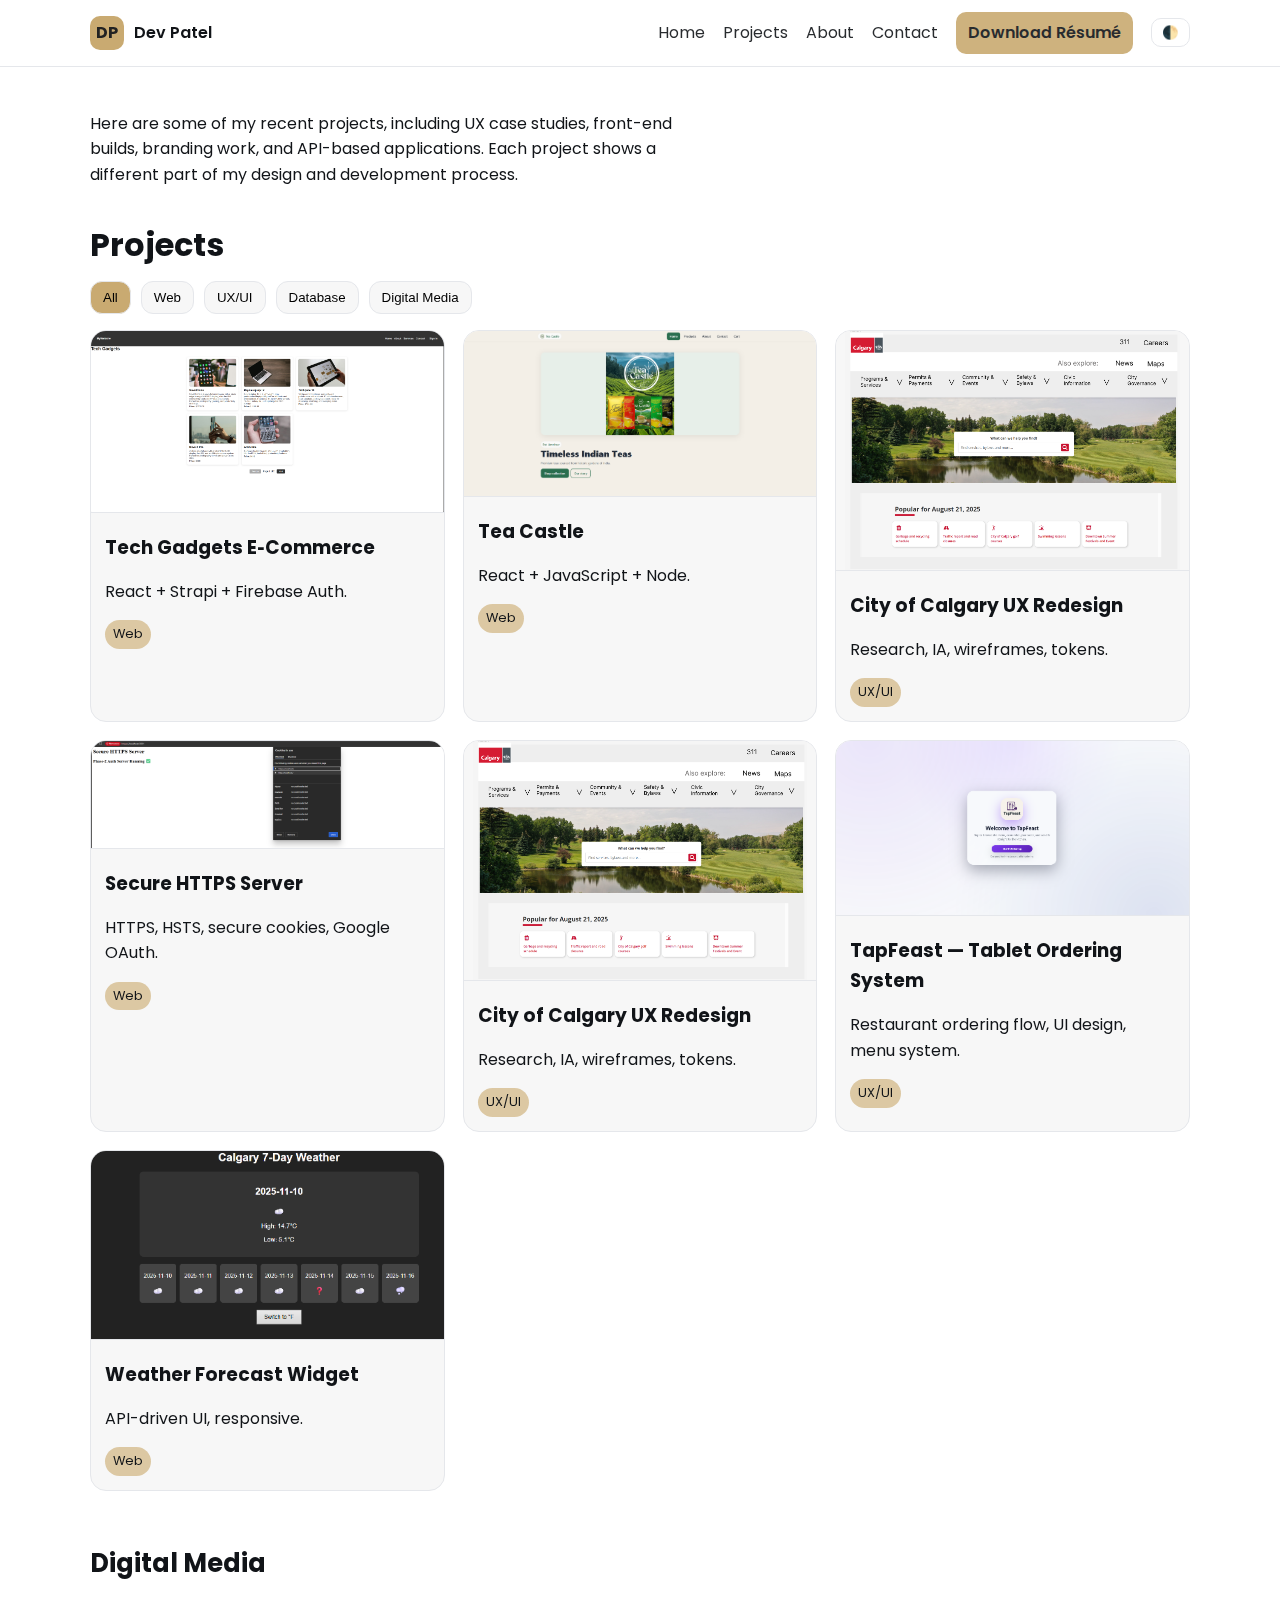
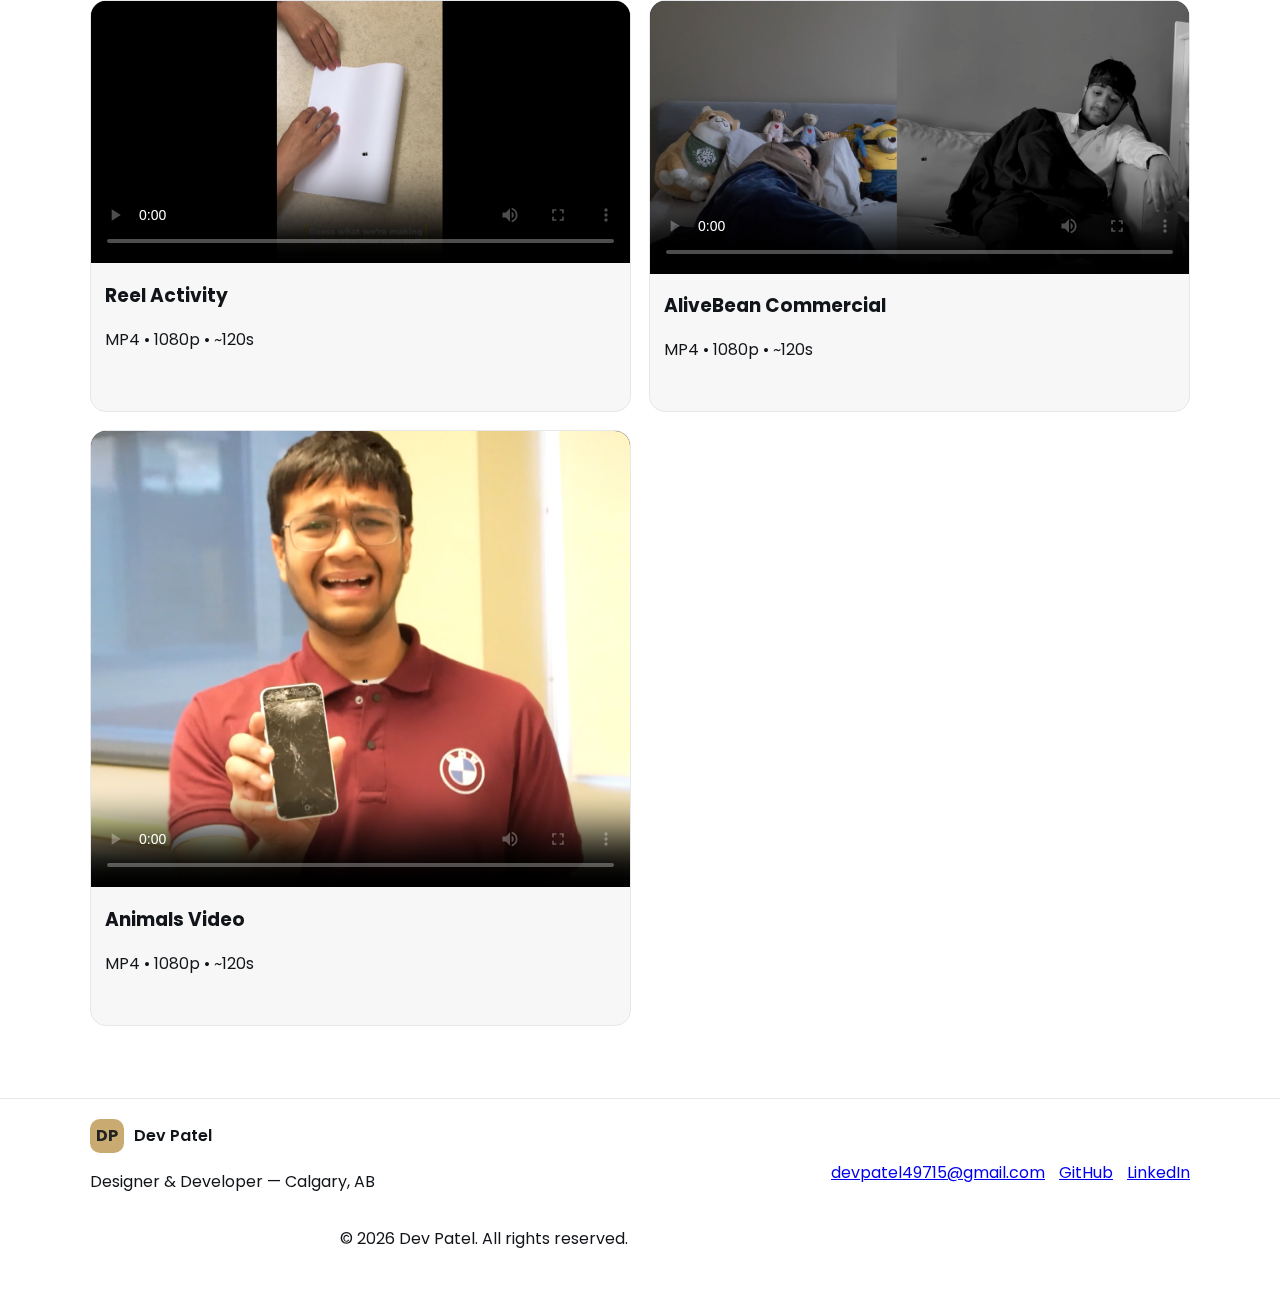
<file: projects.html>
<!DOCTYPE html>
<html lang="en">
<head>
<meta charset="UTF-8" />
<meta name="viewport" content="width=device-width, initial-scale=1.0" />
<title>Projects — Dev Patel</title>
<link rel="preconnect" href="https://fonts.googleapis.com">
<link rel="preconnect" href="https://fonts.gstatic.com" crossorigin>
<link href="https://fonts.googleapis.com/css2?family=Poppins:wght@300;400;500;600;700&display=swap" rel="stylesheet">
<link rel="stylesheet" href="css/style.css" />
<link rel="icon" href="images/favicon.png.png" type="image/png" />
<script defer src="js/script.js"></script>

</head>
<body>
<header class="site-header">
  <div class="container header-inner">
    <a class="brand" href="index.html"><span class="brand-mark">DP</span> Dev Patel</a>
    <nav id="main-nav" class="nav">
      <a href="index.html">Home</a>
      <a href="projects.html">Projects</a>
      <a href="about.html">About</a>
      <a href="contact.html">Contact</a>
      <a href="assets/resume.pdf" download class="btn btn-sm" id="resume-link">Download Résumé</a>
      <button id="theme-toggle" class="icon-btn" aria-label="Toggle theme" title="Toggle theme">🌓</button>
    </nav>
    <button id="hamburger" class="hamburger" aria-label="Open Menu" aria-expanded="false">
      <span></span><span></span><span></span>
    </button>
  </div>
</header>

<main class="container section">
  <p class="muted" style="max-width:600px;">
  Here are some of my recent projects, including UX case studies, front-end builds, 
  branding work, and API-based applications. Each project shows a different part of 
  my design and development process.
</p>

  <h1 class="page-title">Projects</h1>
  <div class="filters">
    <button class="filter-btn active" data-filter="all">All</button>
    <button class="filter-btn" data-filter="web">Web</button>
    <button class="filter-btn" data-filter="ux">UX/UI</button>
    <button class="filter-btn" data-filter="db">Database</button>
    <button class="filter-btn" data-filter="dm">Digital Media</button>
  </div>
  <div id="project-grid" class="cards">
    <a class="card" href="project-tech-gadgets.html" data-type="web">
      <img src="images/tech gadgets.png" alt="Tech Gadgets E‑Commerce" />
      <div class="card-body">
        <h3>Tech Gadgets E‑Commerce</h3>
        <p>React + Strapi + Firebase Auth.</p>
        <span class="chip">Web</span>
      </div>
    </a>

    <a class="card" href="project-tea-castle.html" data-type="web">
      <img src="images/tea castle.png" alt="tea castle website" />
      <div class="card-body">
        <h3>Tea Castle</h3>
        <p>React + JavaScript + Node.</p>
        <span class="chip">Web</span>
      </div>
    </a>

    <a class="card" href="project-calgary-ux.html" data-type="ux">
      <img src="images/city of calgary.png" alt="City of Calgary UX Redesign" />
      <div class="card-body">
        <h3>City of Calgary UX Redesign</h3>
        <p>Research, IA, wireframes, tokens.</p>
        <span class="chip">UX/UI</span>
      </div>
    </a>
   <a class="card" href="project-secure-https-server.html" data-type="web">
  <img src="images/Secure Server.png" alt="Secure HTTPS Server" />
  <div class="card-body">
    <h3>Secure HTTPS Server</h3>
    <p>HTTPS, HSTS, secure cookies, Google OAuth.</p>
    <span class="chip">Web</span>
  </div>
</a>

  <a class="card" href="project-calgary-ux.html" data-type="ux">
      <img src="images/city of calgary.png" alt="City of Calgary UX Redesign" />
      <div class="card-body">
        <h3>City of Calgary UX Redesign</h3>
        <p>Research, IA, wireframes, tokens.</p>
        <span class="chip">UX/UI</span>
      </div>
    </a>

    <a class="card" href="project-TapFeast.html" data-type="ux">
  <img src="images/TapFeast.png" alt="TapFeast Tablet Ordering System" />
  <div class="card-body">
    <h3>TapFeast — Tablet Ordering System</h3>
    <p>Restaurant ordering flow, UI design, menu system.</p>
    <span class="chip">UX/UI</span>
  </div>
</a>

    <a class="card" href="project-weather-widget.html" data-type="web">
      <img src="images/weather widget.png" alt="Weather Widget" />
      <div class="card-body">
        <h3>Weather Forecast Widget</h3>
        <p>API-driven UI, responsive.</p>
        <span class="chip">Web</span>
      </div>
    </a>
  </div>
<section class="section digital-media">
  <h2 class="section-title">Digital Media</h2>

  <div class="media-grid">
    <article class="media-card">
      <div class="media-frame">
        <video controls preload="metadata" poster="images/Reel.png">
          <source src="media/Reel Activity.mp4" type="video/mp4" />
          Your browser does not support the video tag.
        </video>
      </div>
      <div class="media-meta">
        <h3>Reel Activity</h3>
        <p class="muted tiny">MP4 • 1080p • ~120s</p>
      </div>
    </article>
     <article class="media-card">
      <div class="media-frame">
        <video controls preload="metadata" poster="images/Commercial.png">
          <source src="media/Commercial.mp4" type="video/mp4" />
          Your browser does not support the video tag.
        </video>
      </div>
      <div class="media-meta">
        <h3>AliveBean Commercial</h3>
        <p class="muted tiny">MP4 • 1080p • ~120s</p>
      </div>
    </article>
         <article class="media-card">
      <div class="media-frame">
        <video controls preload="metadata" poster="images/Video Assignment.png">
          <source src="media/MMDA Video Assignment.mp4" type="video/mp4" />
          Your browser does not support the video tag.
        </video>
      </div>
      <div class="media-meta">
        <h3>Animals Video</h3>
        <p class="muted tiny">MP4 • 1080p • ~120s</p>
      </div>
    </article>
    
  </div>
</section>
</main>
<footer class="site-footer">
  <div class="container footer-grid">
    <div>
      <div class="brand brand-footer"><span class="brand-mark">DP</span> Dev Patel</div>
      <p class="muted">Designer & Developer — Calgary, AB</p>
    </div>
    <div class="footer-links">
      <a href="https://gmail.com">devpatel49715@gmail.com</a>
      <a href="https://github.com/DevPatel-art" target="_blank" rel="noopener">GitHub</a>
      <a href="https://www.linkedin.com/in/dev-patel-9660b930b" target="_blank" rel="noopener">LinkedIn</a>
    </div>
  </div>
  <div class="container tiny muted">© <span id="year"></span> Dev Patel. All rights reserved.</div>
</footer>

</body>
</html>
</file>
<file: css/style.css>
:root{
  --bg: #ffffff;
  --text: #111418;
  --muted: #6b7280;
  --brand: #c9aa71;
  --brand-dark: #886939;
  --card: #f7f7f7;
  --border: #e5e7eb;
}

[data-theme="dark"]{
  --bg: #0b0d10;
  --text: #e5e7eb;
  --muted: #9ca3af;
  --card: #111418;
  --border: #1f2937;
  --brand: #886939
}

[data-theme="dark"] .filter-btn {
  background: #1e1f22;
  color: var(--text);
}

[data-theme="dark"] .filter-btn.active {
  background: var(--brand);
  color: #222;
}


*{box-sizing:border-box}
html,body{margin:0;padding:0}
body{
  font-family: "Poppins", system-ui, -apple-system, Segoe UI, Roboto, Arial, sans-serif;
  background: var(--bg);
  color: var(--text);
  line-height: 1.6;
}

.container{width:min(1100px, 92%); margin-inline:auto}

.site-header{
  position: sticky; top:0; z-index: 50;
  backdrop-filter: saturate(1.2) blur(6px);
  background: color-mix(in srgb, var(--bg) 85%, transparent);
  border-bottom: 1px solid var(--border);
}
.header-inner{display:flex; align-items:center; justify-content:space-between; padding:12px 0;}
.brand{font-weight:600; text-decoration:none; color:var(--text); display:flex; align-items:center; gap:10px}
.brand-mark{display:inline-flex; width:34px; height:34px; align-items:center; justify-content:center; background:var(--brand); color:#222; font-weight:700; border-radius:10px}
.brand-footer{font-weight:600}

.nav{display:flex; gap:18px; align-items:center}
.nav a{color:var(--text); text-decoration:none; opacity:.9}
.nav a:hover{opacity:1}
.icon-btn{background:transparent; border:1px solid var(--border); padding:6px 10px; border-radius:10px; cursor:pointer}
.btn{background: var(--brand); color:#222; border: none; padding:12px 18px; border-radius:14px; font-weight:600; text-decoration:none; display:inline-block}
.btn:hover{filter:brightness(.98)}
.btn-outline{background:transparent; border: 2px solid var(--brand); color: var(--text)}
.btn-sm{padding:8px 12px; border-radius:10px}
.btn-block{display:block; width:100%; text-align:center}

.hamburger{display:none; background:transparent; border:none; cursor:pointer}
.hamburger span{display:block; width:24px; height:2px; background:var(--text); margin:5px 0; transition:.2s}

.hero{display:grid; grid-template-columns:1.2fr .8fr; gap:36px; align-items:center; padding:36px 0}
.headline{font-size: clamp(2rem, 4vw, 3rem); line-height:1.15; margin:8px 0 10px}
.lead{font-size:1.05rem; color:var(--muted)}
.actions{display:flex; gap:12px; margin-top:14px}
.pill-list{display:flex; gap:8px; flex-wrap:wrap; list-style:none; padding:0; margin:18px 0 0}
.pill-list li{padding:6px 10px; background:var(--card); border:1px solid var(--border); border-radius:999px; font-size:.9rem}
.hero-card img{width:100%; border-radius:18px; border:1px solid var(--border); box-shadow: 0 6px 24px rgba(0,0,0,.08)}

.section{padding:28px 0 16px}
.section-title{font-size:1.6rem; margin-bottom:16px}
.cards{display:grid; grid-template-columns:repeat(3, 1fr); gap:18px}
.card{background:var(--card); border:1px solid var(--border); border-radius:16px; overflow:hidden; text-decoration:none; color:var(--text); display:flex; flex-direction:column}
.card img {
  width: 100%;
  height: auto;
  max-height: 240px;
  object-fit: contain;
  background-color: var(--card);
  border-bottom: 1px solid var(--border);
}
.card-body{padding:14px}
.card-body h3{margin:6px 0}
.chip{display:inline-block; padding:4px 8px; background: color-mix(in srgb, var(--bg) 35%,#c9aa71); border-radius:999px; font-size:.8rem}

.cta{display:grid; place-items:center; text-align:center; padding:40px 0}
.cta h2{margin:0 0 6px}

.site-footer{border-top:1px solid var(--border); margin-top:40px; padding:20px 0}
.footer-grid{display:flex; justify-content:space-between; align-items:center; gap:20px}
.footer-links{display:flex; gap:14px}
.tiny{font-size:.85rem}
.muted{color:var(--muted)}

.page-title{font-size:2rem; margin:0 0 10px}
.about-grid{display:grid; grid-template-columns: 1.4fr .6fr; gap:28px}
.stat{background:var(--card); border:1px solid var(--border); border-radius:14px; padding:16px; text-align:center; margin-bottom:12px}
.stat-number{display:block; font-size:1.6rem; font-weight:700}
.stat-label{color:var(--muted)}

.filters{display:flex; gap:10px; margin-bottom:16px}
.filter-btn{padding:8px 12px; border-radius:12px; background:var(--card); border:1px solid var(--border); cursor:pointer}
.filter-btn.active{background: var(--brand)}

.case .hero-img{width:100%; border-radius:14px; border:1px solid var(--border); margin:12px 0 10px}
.case-cta{display:flex; gap:12px; margin-top:12px}

.contact-form{max-width:620px}
.form-row{display:flex; flex-direction:column; gap:6px; margin:10px 0}
input, textarea{padding:12px 14px; border-radius:12px; border:1px solid var(--border); background:var(--bg); color:var(--text)}
input:focus, textarea:focus{outline:2px solid color-mix(in srgb, var(--brand) 35%, white); outline-offset:1px}

@media (max-width: 900px){
  .hero{grid-template-columns:1fr; padding:18px 0}
  .cards{grid-template-columns:1fr 1fr}
  .about-grid{grid-template-columns:1fr}
  .nav{display:none}
  .hamburger{display:block}
}

@media (max-width: 620px){
  .cards{grid-template-columns:1fr}
}
@media (max-width: 768px) {
  .card img {
    max-height: 180px;
  }
}

/* Digital Media area */
.digital-media .section-title { margin-top: 24px; }

.media-grid{
  display: grid;
  gap: 18px;
  grid-template-columns: repeat(2, minmax(0,1fr));
}

.media-card{
  background: var(--card);
  border: 1px solid var(--border);
  border-radius: 16px;
  overflow: hidden;
  display: flex;
  flex-direction: column;
}

.media-frame{
  background: #000; 
  display: grid;
  place-items: center;
}


.media-frame video,
.media-frame img{
  width: 100%;
  height: auto;
  max-height: 520px;      
  object-fit: contain;    
  display: block;
}

.media-meta{
  padding: 12px 14px 16px;
}

.media-meta h3{
  margin: 6px 0 2px;
}

@media (max-width: 900px){
  .media-grid{ grid-template-columns: 1fr; }
  .media-frame video,
  .media-frame img{ max-height: 420px; }
}

@media (max-width: 620px){
  .media-frame video,
  .media-frame img{ max-height: 320px; }
}

.muted {
  max-width: 600px;
  font-size: 1rem;
  line-height: 1.6;
  margin-bottom: 2rem;
  color: var(--text-muted);
}
[data-theme="light"] .muted {
  color: #555; 
}

[data-theme="dark"] .muted {
  color: #cfcfcf; 
}
</file>
